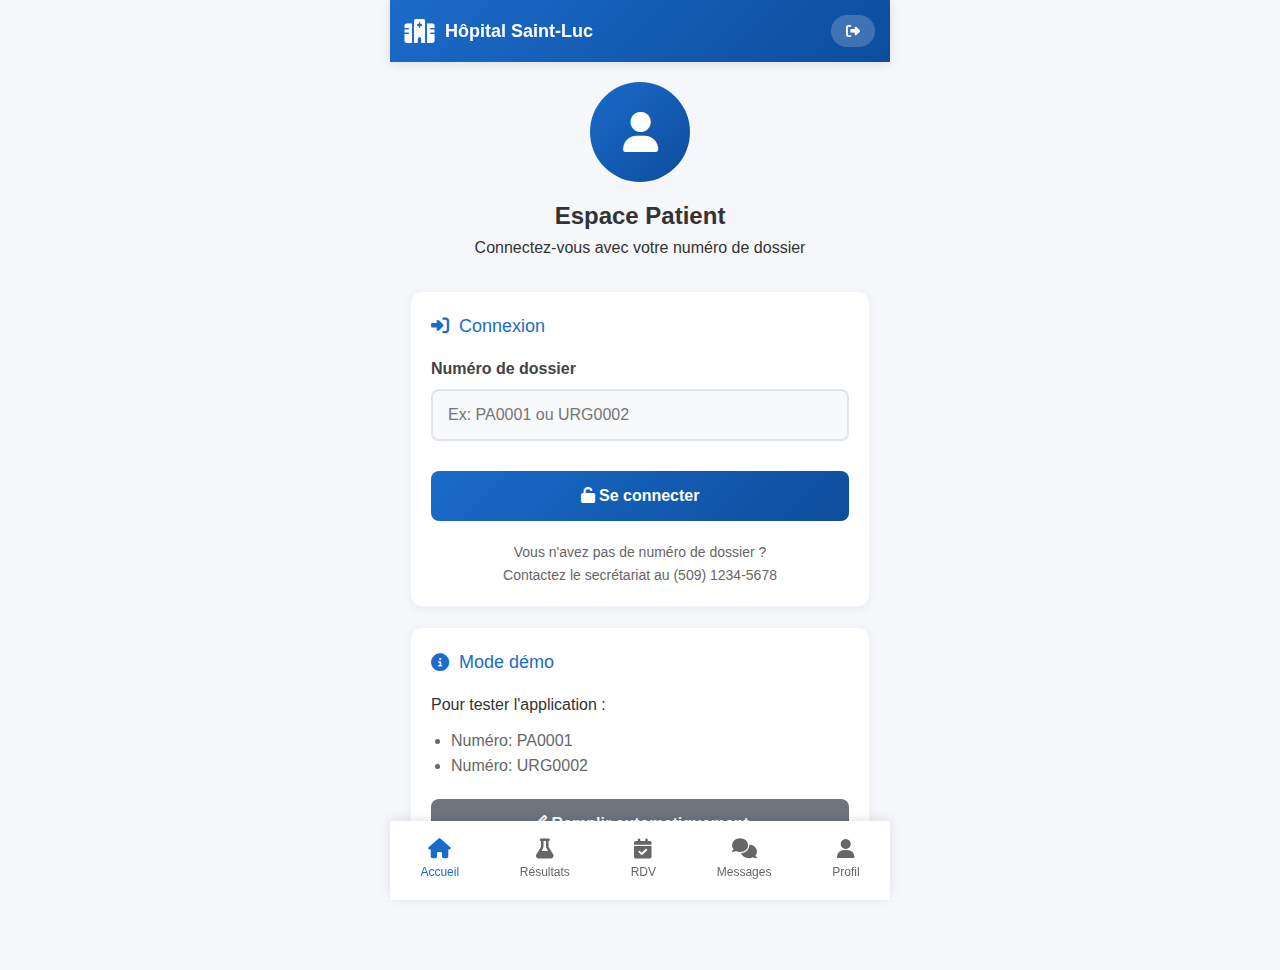
<file: phone.html>
<!DOCTYPE html>
<html lang="fr">
<head>
    <meta charset="UTF-8">
    <meta name="viewport" content="width=device-width, initial-scale=1.0, maximum-scale=1.0, user-scalable=no">
    <meta name="theme-color" content="#1a6bca">
    <meta name="apple-mobile-web-app-capable" content="yes">
    <meta name="apple-mobile-web-app-status-bar-style" content="black">
    <meta name="apple-mobile-web-app-title" content="Hôpital Saint-Luc">
    <title>Patient - Hôpital Saint-Luc</title>
    <link rel="manifest" href="manifest.json">
    <link rel="icon" type="image/x-icon" href="favicon.ico">
    <link rel="apple-touch-icon" href="icons/icon-192.png">
    <link rel="stylesheet" href="https://cdnjs.cloudflare.com/ajax/libs/font-awesome/6.4.0/css/all.min.css">
    <style>
        /* Styles PWA et mobile */
        * {
            margin: 0;
            padding: 0;
            box-sizing: border-box;
            -webkit-tap-highlight-color: transparent;
        }
        
        body {
            font-family: -apple-system, BlinkMacSystemFont, 'Segoe UI', Roboto, Oxygen, Ubuntu, sans-serif;
            background: #f5f7fa;
            color: #333;
            line-height: 1.6;
            overflow-x: hidden;
        }
        
        /* Container principal */
        .container {
            max-width: 100%;
            margin: 0 auto;
            padding: 0;
        }
        
        /* Header mobile */
        .mobile-header {
            background: linear-gradient(135deg, #1a6bca 0%, #0d4d9c 100%);
            color: white;
            padding: 15px;
            text-align: center;
            box-shadow: 0 2px 10px rgba(0,0,0,0.1);
            position: sticky;
            top: 0;
            z-index: 1000;
            display: flex;
            align-items: center;
            justify-content: space-between;
        }
        
        .header-content {
            display: flex;
            align-items: center;
            gap: 10px;
        }
        
        .hospital-icon {
            font-size: 24px;
        }
        
        .hospital-name {
            font-size: 18px;
            font-weight: 600;
        }
        
        .logout-btn {
            background: rgba(255,255,255,0.2);
            border: none;
            color: white;
            padding: 8px 15px;
            border-radius: 20px;
            font-size: 14px;
            cursor: pointer;
        }
        
        /* Navigation mobile */
        .mobile-nav {
            position: fixed;
            bottom: 0;
            left: 0;
            right: 0;
            background: white;
            display: flex;
            justify-content: space-around;
            padding: 10px 0;
            box-shadow: 0 -2px 10px rgba(0,0,0,0.1);
            z-index: 1000;
        }
        
        .nav-item {
            display: flex;
            flex-direction: column;
            align-items: center;
            color: #666;
            text-decoration: none;
            font-size: 12px;
            padding: 8px;
            transition: all 0.3s;
        }
        
        .nav-item.active {
            color: #1a6bca;
        }
        
        .nav-icon {
            font-size: 20px;
            margin-bottom: 4px;
        }
        
        /* Écrans */
        .screen {
            display: none;
            padding: 20px;
            padding-bottom: 80px;
            animation: fadeIn 0.3s ease;
        }
        
        .screen.active {
            display: block;
        }
        
        @keyframes fadeIn {
            from { opacity: 0; transform: translateY(10px); }
            to { opacity: 1; transform: translateY(0); }
        }
        
        /* Cards */
        .card {
            background: white;
            border-radius: 12px;
            padding: 20px;
            margin-bottom: 20px;
            box-shadow: 0 2px 8px rgba(0,0,0,0.05);
            border: 1px solid #eef5ff;
        }
        
        .card-title {
            color: #1a6bca;
            margin-bottom: 15px;
            font-size: 18px;
            display: flex;
            align-items: center;
            gap: 10px;
        }
        
        /* Formulaires */
        .form-group {
            margin-bottom: 20px;
        }
        
        .form-label {
            display: block;
            margin-bottom: 8px;
            font-weight: 600;
            color: #444;
        }
        
        .form-control {
            width: 100%;
            padding: 15px;
            border: 2px solid #e1e5e9;
            border-radius: 8px;
            font-size: 16px;
            transition: border-color 0.3s;
            background: #f8f9fa;
        }
        
        .form-control:focus {
            outline: none;
            border-color: #1a6bca;
            background: white;
        }
        
        /* Boutons */
        .btn {
            width: 100%;
            padding: 16px;
            background: linear-gradient(135deg, #1a6bca 0%, #0d4d9c 100%);
            color: white;
            border: none;
            border-radius: 8px;
            font-size: 16px;
            font-weight: 600;
            cursor: pointer;
            transition: all 0.3s;
            margin-top: 10px;
        }
        
        .btn:hover, .btn:active {
            transform: translateY(-2px);
            box-shadow: 0 4px 12px rgba(26, 107, 202, 0.3);
        }
        
        .btn-secondary {
            background: #6c757d;
        }
        
        .btn-success {
            background: #28a745;
        }
        
        .btn-warning {
            background: #ffc107;
            color: #333;
        }
        
        .btn-sm {
            padding: 8px 15px;
            font-size: 14px;
            width: auto;
        }
        
        /* Messages et statut */
        .message {
            padding: 15px;
            border-radius: 8px;
            margin-bottom: 15px;
            border-left: 4px solid;
        }
        
        .message.success {
            background: #d4edda;
            border-color: #28a745;
            color: #155724;
        }
        
        .message.warning {
            background: #fff3cd;
            border-color: #ffc107;
            color: #856404;
        }
        
        .message.info {
            background: #d1ecf1;
            border-color: #17a2b8;
            color: #0c5460;
        }
        
        .message.error {
            background: #f8d7da;
            border-color: #dc3545;
            color: #721c24;
        }
        
        /* Résultats d'analyse */
        .result-item {
            border: 1px solid #eef5ff;
            border-radius: 8px;
            padding: 15px;
            margin-bottom: 15px;
        }
        
        .result-header {
            display: flex;
            justify-content: space-between;
            align-items: center;
            margin-bottom: 10px;
        }
        
        .result-type {
            font-weight: 600;
            color: #1a6bca;
        }
        
        .result-date {
            color: #666;
            font-size: 14px;
        }
        
        .result-status {
            display: inline-block;
            padding: 4px 12px;
            border-radius: 20px;
            font-size: 12px;
            font-weight: 600;
        }
        
        .status-ready {
            background: #d4edda;
            color: #155724;
        }
        
        .status-pending {
            background: #fff3cd;
            color: #856404;
        }
        
        .result-content {
            margin-top: 10px;
            background: #f8f9fa;
            padding: 15px;
            border-radius: 6px;
            font-family: monospace;
        }
        
        .result-image {
            width: 100%;
            border-radius: 8px;
            margin-top: 10px;
            border: 1px solid #ddd;
        }
        
        /* Messages au secrétariat */
        .message-list {
            margin-top: 20px;
        }
        
        .message-item {
            border: 1px solid #eef5ff;
            border-radius: 8px;
            padding: 15px;
            margin-bottom: 15px;
            background: white;
        }
        
        .message-meta {
            display: flex;
            justify-content: space-between;
            font-size: 12px;
            color: #666;
            margin-bottom: 10px;
        }
        
        .message-text {
            margin: 10px 0;
        }
        
        .message-status {
            font-size: 11px;
            padding: 2px 8px;
            border-radius: 10px;
            background: #e9ecef;
            color: #666;
        }
        
        /* Profil patient */
        .profile-header {
            text-align: center;
            margin-bottom: 30px;
        }
        
        .profile-avatar {
            width: 100px;
            height: 100px;
            background: linear-gradient(135deg, #1a6bca 0%, #0d4d9c 100%);
            border-radius: 50%;
            margin: 0 auto 15px;
            display: flex;
            align-items: center;
            justify-content: center;
            color: white;
            font-size: 40px;
        }
        
        .patient-id-badge {
            background: #1a6bca;
            color: white;
            padding: 5px 15px;
            border-radius: 20px;
            font-size: 14px;
            margin: 10px auto;
            display: inline-block;
        }
        
        /* Rendez-vous */
        .appointment-card {
            border: 2px solid #eef5ff;
            border-radius: 10px;
            padding: 15px;
            margin-bottom: 15px;
            background: white;
        }
        
        .appointment-title {
            color: #1a6bca;
            margin-bottom: 10px;
            font-size: 16px;
        }
        
        .appointment-details {
            color: #666;
            margin-bottom: 10px;
        }
        
        .appointment-buttons {
            display: flex;
            gap: 10px;
            margin-top: 15px;
        }
        
        /* PWA Install Prompt */
        .install-prompt {
            position: fixed;
            bottom: 80px;
            left: 20px;
            right: 20px;
            background: white;
            border-radius: 12px;
            padding: 20px;
            box-shadow: 0 4px 20px rgba(0,0,0,0.15);
            z-index: 1001;
            display: none;
        }
        
        .install-prompt.active {
            display: block;
            animation: slideUp 0.3s ease;
        }
        
        @keyframes slideUp {
            from { transform: translateY(100%); opacity: 0; }
            to { transform: translateY(0); opacity: 1; }
        }
        
        .close-install {
            position: absolute;
            top: 10px;
            right: 10px;
            background: none;
            border: none;
            font-size: 20px;
            color: #666;
            cursor: pointer;
        }
        
        /* Modal d'impression */
        .print-modal {
            position: fixed;
            top: 0;
            left: 0;
            right: 0;
            bottom: 0;
            background: rgba(0,0,0,0.7);
            display: none;
            align-items: center;
            justify-content: center;
            z-index: 2000;
        }
        
        .print-modal.active {
            display: flex;
        }
        
        .print-content {
            background: white;
            border-radius: 12px;
            padding: 20px;
            max-width: 90%;
            max-height: 90%;
            overflow-y: auto;
        }
        
        .print-actions {
            display: flex;
            gap: 10px;
            margin-top: 20px;
        }
        
        /* Responsive */
        @media (min-width: 768px) {
            .container {
                max-width: 500px;
            }
            
            .mobile-nav {
                max-width: 500px;
                left: 50%;
                transform: translateX(-50%);
            }
        }
        
        /* Loading */
        .loading {
            text-align: center;
            padding: 40px;
            color: #666;
        }
        
        .spinner {
            border: 3px solid #f3f3f3;
            border-top: 3px solid #1a6bca;
            border-radius: 50%;
            width: 40px;
            height: 40px;
            animation: spin 1s linear infinite;
            margin: 0 auto 20px;
        }
        
        @keyframes spin {
            0% { transform: rotate(0deg); }
            100% { transform: rotate(360deg); }
        }
        
        /* Services */
        .services-grid {
            display: grid;
            grid-template-columns: repeat(2, 1fr);
            gap: 15px;
            margin-top: 20px;
        }
        
        .service-card {
            background: white;
            border-radius: 10px;
            padding: 20px;
            text-align: center;
            border: 2px solid #eef5ff;
            transition: all 0.3s;
        }
        
        .service-card:active {
            transform: scale(0.95);
            border-color: #1a6bca;
        }
        
        .service-icon {
            font-size: 30px;
            color: #1a6bca;
            margin-bottom: 10px;
        }
    </style>
</head>
<body>
    <div class="container">
        <!-- Header -->
        <header class="mobile-header">
            <div class="header-content">
                <i class="fas fa-hospital-alt hospital-icon"></i>
                <div class="hospital-name">Hôpital Saint-Luc</div>
            </div>
            <button class="logout-btn" id="logout-btn">
                <i class="fas fa-sign-out-alt"></i>
            </button>
        </header>

        <!-- Écran de connexion -->
        <section id="login-screen" class="screen active">
            <div class="profile-header">
                <div class="profile-avatar">
                    <i class="fas fa-user"></i>
                </div>
                <h2>Espace Patient</h2>
                <p>Connectez-vous avec votre numéro de dossier</p>
            </div>
            
            <div class="card">
                <div class="card-title">
                    <i class="fas fa-sign-in-alt"></i>
                    Connexion
                </div>
                
                <div class="form-group">
                    <label class="form-label">Numéro de dossier</label>
                    <input type="text" id="patient-id" class="form-control" placeholder="Ex: PA0001 ou URG0002" required>
                </div>
                
                <button class="btn" id="login-btn">
                    <i class="fas fa-unlock"></i> Se connecter
                </button>
                
                <div id="login-message" style="margin-top: 15px;"></div>
                
                <div style="margin-top: 20px; text-align: center; color: #666; font-size: 14px;">
                    <p>Vous n'avez pas de numéro de dossier ?</p>
                    <p>Contactez le secrétariat au (509) 1234-5678</p>
                </div>
            </div>
            
            <div class="card" style="margin-top: 20px;">
                <div class="card-title">
                    <i class="fas fa-info-circle"></i>
                    Mode démo
                </div>
                <p>Pour tester l'application :</p>
                <ul style="margin: 10px 0 10px 20px; color: #666;">
                    <li>Numéro: PA0001</li>
                    <li>Numéro: URG0002</li>
                </ul>
                <button class="btn btn-secondary" id="demo-btn">
                    <i class="fas fa-magic"></i> Remplir automatiquement
                </button>
            </div>
        </section>

        <!-- Écran principal -->
        <section id="main-screen" class="screen">
            <div class="profile-header">
                <div class="profile-avatar">
                    <i class="fas fa-user"></i>
                </div>
                <h2 id="patient-name">Jean Dupont</h2>
                <div class="patient-id-badge" id="patient-id-badge">PA0001</div>
                <p id="patient-info">Patient régulier</p>
            </div>
            
            <div class="services-grid">
                <div class="service-card" data-screen="results">
                    <div class="service-icon">
                        <i class="fas fa-flask"></i>
                    </div>
                    <h3>Résultats</h3>
                    <p>Vos analyses</p>
                </div>
                
                <div class="service-card" data-screen="appointments">
                    <div class="service-icon">
                        <i class="fas fa-calendar-check"></i>
                    </div>
                    <h3>Rendez-vous</h3>
                    <p>Gérer vos visites</p>
                </div>
                
                <div class="service-card" data-screen="history">
                    <div class="service-icon">
                        <i class="fas fa-history"></i>
                    </div>
                    <h3>Historique</h3>
                    <p>Tous vos résultats</p>
                </div>
                
                <div class="service-card" data-screen="messages">
                    <div class="service-icon">
                        <i class="fas fa-comments"></i>
                    </div>
                    <h3>Messages</h3>
                    <p>Contacter le secrétariat</p>
                </div>
                
                <div class="service-card" data-screen="print">
                    <div class="service-icon">
                        <i class="fas fa-print"></i>
                    </div>
                    <h3>Imprimer</h3>
                    <p>Vos documents</p>
                </div>
                
                <div class="service-card" data-screen="profile">
                    <div class="service-icon">
                        <i class="fas fa-user-cog"></i>
                    </div>
                    <h3>Profil</h3>
                    <p>Informations personnelles</p>
                </div>
            </div>
            
            <div class="card" style="margin-top: 20px;">
                <div class="card-title">
                    <i class="fas fa-bell"></i>
                    Notifications récentes
                </div>
                <div id="notifications-list"></div>
            </div>
        </section>

        <!-- Écran des résultats -->
        <section id="results-screen" class="screen">
            <div style="display: flex; align-items: center; margin-bottom: 20px;">
                <button class="back-btn" style="background: none; border: none; font-size: 20px; color: #1a6bca; margin-right: 15px;">
                    <i class="fas fa-arrow-left"></i>
                </button>
                <h2 style="color: #1a6bca;">Résultats d'analyses</h2>
            </div>
            
            <div class="card">
                <div class="card-title">
                    <i class="fas fa-search"></i>
                    Vérifier un résultat
                </div>
                
                <div class="form-group">
                    <label class="form-label">Code de l'analyse (optionnel)</label>
                    <input type="text" id="analysis-code" class="form-control" placeholder="Ex: LAB-1234">
                </div>
                
                <button class="btn" id="check-results-btn">
                    <i class="fas fa-search"></i> Vérifier les résultats
                </button>
            </div>
            
            <div id="results-container"></div>
        </section>

        <!-- Écran rendez-vous -->
        <section id="appointments-screen" class="screen">
            <div style="display: flex; align-items: center; margin-bottom: 20px;">
                <button class="back-btn" style="background: none; border: none; font-size: 20px; color: #1a6bca; margin-right: 15px;">
                    <i class="fas fa-arrow-left"></i>
                </button>
                <h2 style="color: #1a6bca;">Mes rendez-vous</h2>
            </div>
            
            <div class="card">
                <div class="card-title">
                    <i class="fas fa-calendar-alt"></i>
                    Prochain rendez-vous
                </div>
                
                <div id="next-appointment-container">
                    <!-- Rempli dynamiquement -->
                </div>
                
                <div class="appointment-buttons">
                    <button class="btn btn-warning btn-sm" id="absent-btn">
                        <i class="fas fa-user-times"></i> Déclarer absent
                    </button>
                    <button class="btn btn-secondary btn-sm" id="modify-appointment-btn">
                        <i class="fas fa-edit"></i> Demander modification
                    </button>
                </div>
            </div>
            
            <div class="card">
                <div class="card-title">
                    <i class="fas fa-history"></i>
                    Rendez-vous passés
                </div>
                
                <div id="past-appointments-container"></div>
            </div>
            
            <div class="card">
                <div class="card-title">
                    <i class="fas fa-plus-circle"></i>
                    Demander un nouveau rendez-vous
                </div>
                
                <div class="form-group">
                    <label class="form-label">Motif de la consultation</label>
                    <select id="appointment-reason" class="form-control">
                        <option value="">Choisir un motif</option>
                        <option value="consultation">Consultation générale</option>
                        <option value="followup">Suivi médical</option>
                        <option value="analysis">Prise de sang/analyse</option>
                        <option value="specialist">Spécialiste</option>
                        <option value="other">Autre</option>
                    </select>
                </div>
                
                <div class="form-group">
                    <label class="form-label">Préférence de date</label>
                    <input type="date" id="appointment-date" class="form-control">
                </div>
                
                <div class="form-group">
                    <label class="form-label">Notes supplémentaires</label>
                    <textarea id="appointment-notes" class="form-control" rows="3" placeholder="Indiquez toute information utile..."></textarea>
                </div>
                
                <button class="btn btn-success" id="request-appointment-btn">
                    <i class="fas fa-calendar-plus"></i> Demander un rendez-vous
                </button>
            </div>
        </section>

        <!-- Écran historique -->
        <section id="history-screen" class="screen">
            <div style="display: flex; align-items: center; margin-bottom: 20px;">
                <button class="back-btn" style="background: none; border: none; font-size: 20px; color: #1a6bca; margin-right: 15px;">
                    <i class="fas fa-arrow-left"></i>
                </button>
                <h2 style="color: #1a6bca;">Historique des résultats</h2>
            </div>
            
            <div id="history-container"></div>
        </section>

        <!-- Écran messages -->
        <section id="messages-screen" class="screen">
            <div style="display: flex; align-items: center; margin-bottom: 20px;">
                <button class="back-btn" style="background: none; border: none; font-size: 20px; color: #1a6bca; margin-right: 15px;">
                    <i class="fas fa-arrow-left"></i>
                </button>
                <h2 style="color: #1a6bca;">Contact secrétariat</h2>
            </div>
            
            <div class="card">
                <div class="card-title">
                    <i class="fas fa-envelope"></i>
                    Envoyer un message
                </div>
                
                <div class="form-group">
                    <label class="form-label">Sujet</label>
                    <select id="message-subject" class="form-control">
                        <option value="">Choisir un sujet</option>
                        <option value="rendez-vous">Demande de rendez-vous</option>
                        <option value="resultats">Question sur les résultats</option>
                        <option value="ordonnance">Demande d'ordonnance</option>
                        <option value="modification-rdv">Modification de rendez-vous</option>
                        <option value="urgence">Situation d'urgence</option>
                        <option value="autre">Autre demande</option>
                    </select>
                </div>
                
                <div class="form-group">
                    <label class="form-label">Votre message</label>
                    <textarea id="message-content" class="form-control" rows="4" placeholder="Décrivez votre demande..."></textarea>
                </div>
                
                <button class="btn btn-success" id="send-message-btn">
                    <i class="fas fa-paper-plane"></i> Envoyer le message
                </button>
            </div>
            
            <div class="message-list" id="messages-list">
                <h3 style="margin: 20px 0 15px 0; color: #555;">Messages précédents</h3>
            </div>
        </section>

        <!-- Écran impression -->
        <section id="print-screen" class="screen">
            <div style="display: flex; align-items: center; margin-bottom: 20px;">
                <button class="back-btn" style="background: none; border: none; font-size: 20px; color: #1a6bca; margin-right: 15px;">
                    <i class="fas fa-arrow-left"></i>
                </button>
                <h2 style="color: #1a6bca;">Imprimer des documents</h2>
            </div>
            
            <div class="card">
                <div class="card-title">
                    <i class="fas fa-print"></i>
                    Impression de résultats
                </div>
                
                <p>Sélectionnez les documents à imprimer :</p>
                
                <div id="printable-documents"></div>
                
                <button class="btn" id="print-selected-btn">
                    <i class="fas fa-print"></i> Imprimer la sélection
                </button>
            </div>
        </section>

        <!-- Écran profil -->
        <section id="profile-screen" class="screen">
            <div style="display: flex; align-items: center; margin-bottom: 20px;">
                <button class="back-btn" style="background: none; border: none; font-size: 20px; color: #1a6bca; margin-right: 15px;">
                    <i class="fas fa-arrow-left"></i>
                </button>
                <h2 style="color: #1a6bca;">Mon profil</h2>
            </div>
            
            <div class="card">
                <div class="card-title">
                    <i class="fas fa-user"></i>
                    Informations personnelles
                </div>
                
                <div class="form-group">
                    <label class="form-label">Nom complet</label>
                    <input type="text" id="profile-name" class="form-control" readonly>
                </div>
                
                <div class="form-group">
                    <label class="form-label">Numéro de dossier</label>
                    <input type="text" id="profile-id" class="form-control" readonly>
                </div>
                
                <div class="form-group">
                    <label class="form-label">Date de naissance</label>
                    <input type="text" id="profile-dob" class="form-control" readonly>
                </div>
                
                <div class="form-group">
                    <label class="form-label">Téléphone</label>
                    <input type="text" id="profile-phone" class="form-control" readonly>
                </div>
                
                <div class="form-group">
                    <label class="form-label">Type de patient</label>
                    <input type="text" id="profile-type" class="form-control" readonly>
                </div>
            </div>
            
            <div class="card" style="margin-top: 20px;">
                <div class="card-title">
                    <i class="fas fa-cog"></i>
                    Paramètres
                </div>
                
                <div style="padding: 10px 0;">
                    <button class="btn btn-secondary" id="change-password-btn" style="margin-bottom: 10px;">
                        <i class="fas fa-key"></i> Changer le mot de passe
                    </button>
                    
                    <button class="btn" id="install-app-btn" style="margin-bottom: 10px;">
                        <i class="fas fa-download"></i> Installer l'application
                    </button>
                    
                    <button class="btn btn-secondary" id="clear-cache-btn">
                        <i class="fas fa-trash"></i> Effacer le cache
                    </button>
                </div>
            </div>
        </section>

        <!-- Navigation mobile -->
        <nav class="mobile-nav">
            <a href="#" class="nav-item active" data-screen="main">
                <i class="fas fa-home nav-icon"></i>
                Accueil
            </a>
            <a href="#" class="nav-item" data-screen="results">
                <i class="fas fa-flask nav-icon"></i>
                Résultats
            </a>
            <a href="#" class="nav-item" data-screen="appointments">
                <i class="fas fa-calendar-check nav-icon"></i>
                RDV
            </a>
            <a href="#" class="nav-item" data-screen="messages">
                <i class="fas fa-comments nav-icon"></i>
                Messages
            </a>
            <a href="#" class="nav-item" data-screen="profile">
                <i class="fas fa-user nav-icon"></i>
                Profil
            </a>
        </nav>
    </div>

    <!-- Modal d'impression -->
    <div class="print-modal" id="print-modal">
        <div class="print-content">
            <h3 style="color: #1a6bca; margin-bottom: 15px;">Impression</h3>
            <div id="print-preview"></div>
            <div class="print-actions">
                <button class="btn btn-sm" onclick="window.print()">
                    <i class="fas fa-print"></i> Imprimer
                </button>
                <button class="btn btn-secondary btn-sm" id="close-print-modal">
                    <i class="fas fa-times"></i> Fermer
                </button>
            </div>
        </div>
    </div>

    <!-- Prompt d'installation PWA -->
    <div class="install-prompt" id="install-prompt">
        <button class="close-install" id="close-install">
            <i class="fas fa-times"></i>
        </button>
        <h3 style="margin-bottom: 10px; color: #1a6bca;">Installer l'application</h3>
        <p style="margin-bottom: 15px;">Installez l'application sur votre téléphone pour un accès rapide.</p>
        <div style="text-align: center; margin: 15px 0;">
            <i class="fas fa-hospital" style="font-size: 48px; color: #1a6bca;"></i>
        </div>
        <button class="btn" id="install-app-confirm">
            <i class="fas fa-download"></i> Installer maintenant
        </button>
    </div>

    <!-- Service Worker et PWA -->
    <script>
        // Données de démo
        const demoData = {
            patients: {
                'PA0001': {
                    name: 'Jean Dupont',
                    dob: '1980-01-01',
                    phone: '1234-5678',
                    type: 'Patient régulier'
                },
                'URG0002': {
                    name: 'Marie Curie',
                    dob: '1990-05-05',
                    phone: '8765-4321',
                    type: 'Urgence'
                }
            },
            
            appointments: {
                'PA0001': [
                    {
                        id: 'RDV-2024-001',
                        date: '2024-02-15',
                        time: '14:30',
                        doctor: 'Dr. Martin',
                        department: 'Médecine générale',
                        reason: 'Consultation de suivi',
                        status: 'confirmé'
                    },
                    {
                        id: 'RDV-2024-002',
                        date: '2024-01-20',
                        time: '10:00',
                        doctor: 'Dr. Lambert',
                        department: 'Cardiologie',
                        reason: 'Consultation spécialiste',
                        status: 'terminé'
                    }
                ],
                'URG0002': [
                    {
                        id: 'RDV-2024-003',
                        date: '2024-02-10',
                        time: '09:15',
                        doctor: 'Dr. Rousseau',
                        department: 'Urgence',
                        reason: 'Suivi post-urgence',
                        status: 'confirmé'
                    }
                ]
            },
            
            analyses: {
                'PA0001': [
                    {
                        id: 'LAB-2024-001',
                        type: 'Hémogramme complet',
                        date: '2024-01-15',
                        status: 'ready',
                        hasImage: true,
                        imageUrl: 'https://via.placeholder.com/400x300/1a6bca/ffffff?text=R%C3%A9sultat+Analyse',
                        results: `Hémoglobine: 14.2 g/dL (Normal: 13.5-17.5)
Hématocrite: 42% (Normal: 40-52%)
Leucocytes: 7.2 x10³/μL (Normal: 4.0-11.0)
Plaquettes: 250 x10³/μL (Normal: 150-450)
Lymphocytes: 25% (Normal: 20-40%)
Conclusion: Résultats dans les limites de la normale.`
                    },
                    {
                        id: 'LAB-2024-002',
                        type: 'Glycémie à jeun',
                        date: '2024-01-15',
                        status: 'ready',
                        hasImage: false,
                        results: `Glycémie: 95 mg/dL (Normal: 70-100 mg/dL)
Conclusion: Valeur normale.`
                    },
                    {
                        id: 'LAB-2024-003',
                        type: 'Test COVID-19',
                        date: '2024-01-20',
                        status: 'pending',
                        hasImage: false,
                        results: 'Analyse en cours de traitement. Résultats disponibles dans 24-48 heures.'
                    }
                ],
                'URG0002': [
                    {
                        id: 'LAB-2024-004',
                        type: 'Radiographie thoracique',
                        date: '2024-01-18',
                        status: 'ready',
                        hasImage: true,
                        imageUrl: 'https://via.placeholder.com/400x300/0d4d9c/ffffff?text=Radiographie+Thoracique',
                        results: `Poumons: Clair sans foyer infectieux visible.
Cœur: Silhouette cardiaque normale.
Conclusion: Radiographie normale.`
                    }
                ]
            },
            
            messages: {
                'PA0001': [
                    {
                        id: 1,
                        subject: 'rendez-vous',
                        content: 'Je souhaite prendre un rendez-vous pour un suivi.',
                        date: '2024-01-16 10:30',
                        status: 'répondu',
                        response: 'Votre rendez-vous est fixé au 25/01/2024 à 14h00.'
                    },
                    {
                        id: 2,
                        subject: 'ordonnance',
                        content: 'Puis-je avoir une copie de mon ordonnance ?',
                        date: '2024-01-17 15:45',
                        status: 'en attente'
                    }
                ]
            }
        };

        // État de l'application
        const appState = {
            currentPatient: null,
            currentScreen: 'login',
            deferredPrompt: null
        };

        // Initialisation
        document.addEventListener('DOMContentLoaded', function() {
            initApp();
            setupEventListeners();
            checkLocalStorage();
            
            // Service Worker pour PWA
            if ('serviceWorker' in navigator) {
                navigator.serviceWorker.register('service-worker.js')
                    .then(reg => console.log('Service Worker enregistré'))
                    .catch(err => console.log('Échec Service Worker:', err));
            }
            
            // Gestion de l'installation PWA
            window.addEventListener('beforeinstallprompt', (e) => {
                e.preventDefault();
                appState.deferredPrompt = e;
                setTimeout(() => {
                    if (!localStorage.getItem('appInstalled')) {
                        document.getElementById('install-prompt').classList.add('active');
                    }
                }, 5000);
            });
            
            window.addEventListener('appinstalled', () => {
                localStorage.setItem('appInstalled', 'true');
                document.getElementById('install-prompt').classList.remove('active');
                showMessage('Application installée avec succès !', 'success');
            });
        });

        function initApp() {
            // Navigation
            document.querySelectorAll('.nav-item').forEach(item => {
                item.addEventListener('click', function(e) {
                    e.preventDefault();
                    const screen = this.dataset.screen;
                    if (screen === 'main' && !appState.currentPatient) {
                        showMessage('Veuillez vous connecter d\'abord', 'error');
                        return;
                    }
                    showScreen(screen);
                    
                    // Mettre à jour la navigation active
                    document.querySelectorAll('.nav-item').forEach(nav => {
                        nav.classList.remove('active');
                    });
                    this.classList.add('active');
                });
            });
            
            // Boutons retour
            document.querySelectorAll('.back-btn').forEach(btn => {
                btn.addEventListener('click', function() {
                    showScreen('main');
                    document.querySelector('.nav-item[data-screen="main"]').classList.add('active');
                    document.querySelectorAll('.nav-item').forEach(nav => {
                        if (nav.dataset.screen !== 'main') nav.classList.remove('active');
                    });
                });
            });
            
            // Service cards
            document.querySelectorAll('.service-card').forEach(card => {
                card.addEventListener('click', function() {
                    const screen = this.dataset.screen;
                    showScreen(screen);
                    
                    // Mettre à jour la navigation
                    document.querySelectorAll('.nav-item').forEach(nav => {
                        nav.classList.remove('active');
                        if (nav.dataset.screen === screen) {
                            nav.classList.add('active');
                        }
                    });
                });
            });
        }

        function setupEventListeners() {
            // Connexion
            document.getElementById('login-btn').addEventListener('click', login);
            document.getElementById('demo-btn').addEventListener('click', function() {
                document.getElementById('patient-id').value = 'PA0001';
            });
            
            // Déconnexion
            document.getElementById('logout-btn').addEventListener('click', logout);
            
            // Vérification des résultats
            document.getElementById('check-results-btn').addEventListener('click', checkResults);
            
            // Rendez-vous
            document.getElementById('absent-btn').addEventListener('click', declareAbsent);
            document.getElementById('modify-appointment-btn').addEventListener('click', modifyAppointment);
            document.getElementById('request-appointment-btn').addEventListener('click', requestAppointment);
            
            // Envoi de message
            document.getElementById('send-message-btn').addEventListener('click', sendMessage);
            
            // Impression
            document.getElementById('print-selected-btn').addEventListener('click', printSelectedDocuments);
            document.getElementById('close-print-modal').addEventListener('click', function() {
                document.getElementById('print-modal').classList.remove('active');
            });
            
            // Installation PWA
            document.getElementById('install-app-btn').addEventListener('click', showInstallPrompt);
            document.getElementById('install-app-confirm').addEventListener('click', installApp);
            document.getElementById('close-install').addEventListener('click', function() {
                document.getElementById('install-prompt').classList.remove('active');
            });
            
            // Autres boutons
            document.getElementById('change-password-btn').addEventListener('click', changePassword);
            document.getElementById('clear-cache-btn').addEventListener('click', clearCache);
        }

        function checkLocalStorage() {
            const savedPatient = localStorage.getItem('currentPatient');
            if (savedPatient) {
                try {
                    appState.currentPatient = JSON.parse(savedPatient);
                    showScreen('main');
                    updatePatientInfo();
                    loadNotifications();
                } catch (e) {
                    localStorage.removeItem('currentPatient');
                }
            }
        }

        function login() {
            const patientId = document.getElementById('patient-id').value.trim().toUpperCase();
            
            if (!patientId) {
                showMessage('Veuillez entrer votre numéro de dossier', 'error', 'login-message');
                return;
            }
            
            // Simulation de chargement
            showLoading('login-message', 'Vérification en cours...');
            
            setTimeout(() => {
                const patient = demoData.patients[patientId];
                
                if (patient) {
                    appState.currentPatient = {
                        id: patientId,
                        ...patient
                    };
                    
                    // Sauvegarder en localStorage
                    localStorage.setItem('currentPatient', JSON.stringify(appState.currentPatient));
                    
                    // Mettre à jour l'interface
                    updatePatientInfo();
                    showScreen('main');
                    loadNotifications();
                    
                    showMessage(`Bienvenue ${patient.name} !`, 'success', 'login-message');
                } else {
                    showMessage('Numéro de dossier incorrect. Veuillez vérifier votre identifiant.', 'error', 'login-message');
                }
            }, 1000);
        }

        function logout() {
            if (confirm('Voulez-vous vraiment vous déconnecter ?')) {
                appState.currentPatient = null;
                localStorage.removeItem('currentPatient');
                showScreen('login');
                document.getElementById('login-message').innerHTML = '';
                document.getElementById('patient-id').value = '';
            }
        }

        function showScreen(screenName) {
            // Cacher tous les écrans
            document.querySelectorAll('.screen').forEach(screen => {
                screen.classList.remove('active');
            });
            
            // Afficher l'écran demandé
            document.getElementById(screenName + '-screen').classList.add('active');
            appState.currentScreen = screenName;
            
            // Charger les données si nécessaire
            switch(screenName) {
                case 'main':
                    loadNotifications();
                    break;
                case 'results':
                    document.getElementById('analysis-code').value = '';
                    document.getElementById('results-container').innerHTML = '';
                    break;
                case 'appointments':
                    loadAppointments();
                    break;
                case 'history':
                    loadHistory();
                    break;
                case 'messages':
                    loadMessages();
                    break;
                case 'print':
                    loadPrintableDocuments();
                    break;
                case 'profile':
                    updateProfile();
                    break;
            }
        }

        function updatePatientInfo() {
            if (!appState.currentPatient) return;
            
            const patient = appState.currentPatient;
            document.getElementById('patient-name').textContent = patient.name;
            document.getElementById('patient-id-badge').textContent = patient.id;
            document.getElementById('patient-info').textContent = patient.type;
        }

        function updateProfile() {
            if (!appState.currentPatient) return;
            
            const patient = appState.currentPatient;
            document.getElementById('profile-name').value = patient.name;
            document.getElementById('profile-id').value = patient.id;
            document.getElementById('profile-dob').value = formatDate(patient.dob);
            document.getElementById('profile-phone').value = patient.phone;
            document.getElementById('profile-type').value = patient.type;
        }

        function checkResults() {
            const patientId = appState.currentPatient.id;
            const analysisCode = document.getElementById('analysis-code').value.trim();
            const analyses = demoData.analyses[patientId] || [];
            
            let html = '<div class="card-title"><i class="fas fa-chart-line"></i> Résultats disponibles</div>';
            
            if (analyses.length === 0) {
                html += '<div class="message info">Aucune analyse trouvée pour votre dossier.</div>';
            } else {
                let filteredAnalyses = analyses;
                if (analysisCode) {
                    filteredAnalyses = analyses.filter(a => 
                        a.id.toLowerCase().includes(analysisCode.toLowerCase())
                    );
                }
                
                if (filteredAnalyses.length === 0) {
                    html += `<div class="message warning">Aucune analyse ne correspond au code "${analysisCode}".</div>`;
                } else {
                    filteredAnalyses.forEach(analysis => {
                        html += `
                            <div class="result-item">
                                <div class="result-header">
                                    <div>
                                        <div class="result-type">${analysis.type}</div>
                                        <div class="result-date">${formatDate(analysis.date)}</div>
                                    </div>
                                    <div>
                                        <span class="result-status ${analysis.status === 'ready' ? 'status-ready' : 'status-pending'}">
                                            ${analysis.status === 'ready' ? 'Disponible' : 'En attente'}
                                        </span>
                                    </div>
                                </div>
                                <div class="result-content">
                                    ${analysis.results.replace(/\n/g, '<br>')}
                                </div>
                                ${analysis.hasImage ? 
                                    `<div style="margin-top: 15px;">
                                        <img src="${analysis.imageUrl}" alt="Résultat d'analyse" class="result-image">
                                        <div style="text-align: center; margin-top: 10px;">
                                            <button class="btn btn-sm" onclick="printImage('${analysis.id}')">
                                                <i class="fas fa-print"></i> Imprimer cette image
                                            </button>
                                        </div>
                                    </div>` : ''
                                }
                                <div style="margin-top: 10px; font-size: 12px; color: #666;">
                                    Code: ${analysis.id}
                                </div>
                                <div style="margin-top: 10px;">
                                    <button class="btn btn-sm" onclick="printAnalysis('${analysis.id}')">
                                        <i class="fas fa-print"></i> Imprimer ce résultat
                                    </button>
                                </div>
                            </div>
                        `;
                    });
                }
            }
            
            document.getElementById('results-container').innerHTML = html;
        }

        function loadAppointments() {
            const patientId = appState.currentPatient.id;
            const appointments = demoData.appointments[patientId] || [];
            
            // Prochain rendez-vous
            const upcoming = appointments.filter(a => a.status === 'confirmé');
            let nextHtml = '';
            
            if (upcoming.length === 0) {
                nextHtml = '<div class="message info">Aucun rendez-vous à venir.</div>';
            } else {
                upcoming.forEach(appointment => {
                    nextHtml += `
                        <div class="appointment-card">
                            <div class="appointment-title">${appointment.department}</div>
                            <div class="appointment-details">
                                <strong>Date:</strong> ${formatDate(appointment.date)} à ${appointment.time}<br>
                                <strong>Docteur:</strong> ${appointment.doctor}<br>
                                <strong>Motif:</strong> ${appointment.reason}<br>
                                <strong>Statut:</strong> <span style="color: #28a745;">${appointment.status}</span>
                            </div>
                        </div>
                    `;
                });
            }
            
            document.getElementById('next-appointment-container').innerHTML = nextHtml;
            
            // Rendez-vous passés
            const past = appointments.filter(a => a.status === 'terminé');
            let pastHtml = '';
            
            if (past.length === 0) {
                pastHtml = '<div class="message info">Aucun rendez-vous passé.</div>';
            } else {
                past.forEach(appointment => {
                    pastHtml += `
                        <div class="appointment-card">
                            <div class="appointment-details">
                                <strong>Date:</strong> ${formatDate(appointment.date)} à ${appointment.time}<br>
                                <strong>Docteur:</strong> ${appointment.doctor}<br>
                                <strong>Service:</strong> ${appointment.department}
                            </div>
                        </div>
                    `;
                });
            }
            
            document.getElementById('past-appointments-container').innerHTML = pastHtml;
        }

        function declareAbsent() {
            if (confirm('Confirmez-vous votre absence au prochain rendez-vous ?')) {
                showMessage('Absence déclarée. Le secrétariat vous contactera pour reprogrammer.', 'warning');
                
                // Envoyer un message automatique au secrétariat
                const patientId = appState.currentPatient.id;
                if (!demoData.messages[patientId]) {
                    demoData.messages[patientId] = [];
                }
                
                demoData.messages[patientId].push({
                    id: Date.now(),
                    subject: 'modification-rdv',
                    content: 'Je déclare mon absence au prochain rendez-vous. Merci de me recontacter pour une nouvelle date.',
                    date: new Date().toISOString().replace('T', ' ').substring(0, 16),
                    status: 'en attente'
                });
                
                loadNotifications();
            }
        }

        function modifyAppointment() {
            const newDate = prompt('Entrez la date souhaitée pour votre rendez-vous (format: JJ/MM/AAAA) :');
            const newTime = prompt('Entrez l\'heure souhaitée (format: HH:MM) :');
            
            if (newDate && newTime) {
                showMessage('Demande de modification envoyée. Le secrétariat vous confirmera la nouvelle date.', 'success');
                
                // Envoyer un message automatique au secrétariat
                const patientId = appState.currentPatient.id;
                if (!demoData.messages[patientId]) {
                    demoData.messages[patientId] = [];
                }
                
                demoData.messages[patientId].push({
                    id: Date.now(),
                    subject: 'modification-rdv',
                    content: `Je souhaite modifier mon rendez-vous. Date souhaitée: ${newDate} à ${newTime}.`,
                    date: new Date().toISOString().replace('T', ' ').substring(0, 16),
                    status: 'en attente'
                });
            }
        }

        function requestAppointment() {
            const reason = document.getElementById('appointment-reason').value;
            const date = document.getElementById('appointment-date').value;
            const notes = document.getElementById('appointment-notes').value.trim();
            
            if (!reason) {
                showMessage('Veuillez sélectionner un motif de consultation', 'error');
                return;
            }
            
            // Simulation de demande
            const reasonMap = {
                'consultation': 'Consultation générale',
                'followup': 'Suivi médical',
                'analysis': 'Prise de sang/analyse',
                'specialist': 'Spécialiste',
                'other': 'Autre'
            };
            
            showMessage('Demande de rendez-vous envoyée. Le secrétariat vous contactera pour confirmation.', 'success');
            
            // Envoyer un message automatique au secrétariat
            const patientId = appState.currentPatient.id;
            if (!demoData.messages[patientId]) {
                demoData.messages[patientId] = [];
            }
            
            demoData.messages[patientId].push({
                id: Date.now(),
                subject: 'rendez-vous',
                content: `Demande de rendez-vous pour: ${reasonMap[reason]}.
Date préférée: ${date || 'Non spécifiée'}
Notes: ${notes || 'Aucune'}`,
                date: new Date().toISOString().replace('T', ' ').substring(0, 16),
                status: 'en attente'
            });
            
            // Réinitialiser le formulaire
            document.getElementById('appointment-reason').value = '';
            document.getElementById('appointment-date').value = '';
            document.getElementById('appointment-notes').value = '';
            
            loadNotifications();
        }

        function loadHistory() {
            const patientId = appState.currentPatient.id;
            const analyses = demoData.analyses[patientId] || [];
            
            let html = '';
            
            if (analyses.length === 0) {
                html = '<div class="message info">Aucun historique disponible.</div>';
            } else {
                // Grouper par date
                const groupedByDate = {};
                analyses.forEach(analysis => {
                    if (!groupedByDate[analysis.date]) {
                        groupedByDate[analysis.date] = [];
                    }
                    groupedByDate[analysis.date].push(analysis);
                });
                
                // Afficher par date
                Object.keys(groupedByDate).sort().reverse().forEach(date => {
                    html += `
                        <div class="card" style="margin-bottom: 20px;">
                            <div class="card-title">
                                <i class="fas fa-calendar-day"></i>
                                ${formatDate(date)}
                            </div>
                    `;
                    
                    groupedByDate[date].forEach(analysis => {
                        html += `
                            <div class="result-item" style="margin-bottom: 10px;">
                                <div class="result-header">
                                    <div class="result-type">${analysis.type}</div>
                                    <span class="result-status ${analysis.status === 'ready' ? 'status-ready' : 'status-pending'}">
                                        ${analysis.status === 'ready' ? 'Terminé' : 'En cours'}
                                    </span>
                                </div>
                                <div style="margin-top: 10px; font-size: 12px; color: #666;">
                                    Code: ${analysis.id}
                                </div>
                                ${analysis.status === 'ready' ? 
                                    `<div style="margin-top: 10px;">
                                        <button class="btn btn-secondary btn-sm" onclick="viewAnalysis('${analysis.id}')">
                                            <i class="fas fa-eye"></i> Voir le résultat
                                        </button>
                                        <button class="btn btn-secondary btn-sm" onclick="printAnalysis('${analysis.id}')">
                                            <i class="fas fa-print"></i> Imprimer
                                        </button>
                                    </div>` : ''
                                }
                            </div>
                        `;
                    });
                    
                    html += '</div>';
                });
            }
            
            document.getElementById('history-container').innerHTML = html;
        }

        function viewAnalysis(analysisId) {
            const patientId = appState.currentPatient.id;
            const analyses = demoData.analyses[patientId] || [];
            const analysis = analyses.find(a => a.id === analysisId);
            
            if (analysis) {
                let html = `
                    <div class="card">
                        <div class="card-title">
                            <i class="fas fa-file-medical"></i>
                            ${analysis.type}
                        </div>
                        <div style="margin-bottom: 15px;">
                            <strong>Date:</strong> ${formatDate(analysis.date)}<br>
                            <strong>Code:</strong> ${analysis.id}
                        </div>
                        <div class="result-content">
                            ${analysis.results.replace(/\n/g, '<br>')}
                        </div>
                        ${analysis.hasImage ? 
                            `<div style="margin-top: 15px;">
                                <img src="${analysis.imageUrl}" alt="Résultat d'analyse" class="result-image">
                            </div>` : ''
                        }
                        <div style="margin-top: 20px; text-align: center;">
                            <button class="btn btn-secondary" onclick="printAnalysis('${analysisId}')">
                                <i class="fas fa-print"></i> Imprimer
                            </button>
                        </div>
                    </div>
                `;
                
                document.getElementById('history-container').innerHTML = html;
            }
        }

        function loadMessages() {
            const patientId = appState.currentPatient.id;
            const messages = demoData.messages[patientId] || [];
            
            let html = '';
            
            if (messages.length === 0) {
                html = '<div class="message info">Aucun message envoyé.</div>';
            } else {
                messages.sort((a, b) => new Date(b.date) - new Date(a.date)).forEach(msg => {
                    const subjectMap = {
                        'rendez-vous': 'Demande de rendez-vous',
                        'resultats': 'Question sur les résultats',
                        'ordonnance': 'Demande d\'ordonnance',
                        'modification-rdv': 'Modification de rendez-vous',
                        'urgence': 'Situation d\'urgence',
                        'autre': 'Autre demande'
                    };
                    
                    html += `
                        <div class="message-item">
                            <div class="message-meta">
                                <span>${formatDateTime(msg.date)}</span>
                                <span class="message-status">${msg.status}</span>
                            </div>
                            <div>
                                <strong>${subjectMap[msg.subject] || msg.subject}</strong>
                            </div>
                            <div class="message-text">
                                ${msg.content}
                            </div>
                            ${msg.response ? `
                                <div style="margin-top: 15px; padding: 10px; background: #f8f9fa; border-radius: 5px; border-left: 3px solid #1a6bca;">
                                    <strong>Réponse du secrétariat:</strong><br>
                                    ${msg.response}
                                </div>
                            ` : ''}
                        </div>
                    `;
                });
            }
            
            document.getElementById('messages-list').innerHTML = html;
        }

        function sendMessage() {
            const subject = document.getElementById('message-subject').value;
            const content = document.getElementById('message-content').value.trim();
            
            if (!subject || !content) {
                showMessage('Veuillez remplir tous les champs', 'error');
                return;
            }
            
            // Simulation d'envoi
            const message = {
                id: Date.now(),
                subject: subject,
                content: content,
                date: new Date().toISOString().replace('T', ' ').substring(0, 16),
                status: 'en attente'
            };
            
            // Ajouter aux messages de démo
            const patientId = appState.currentPatient.id;
            if (!demoData.messages[patientId]) {
                demoData.messages[patientId] = [];
            }
            demoData.messages[patientId].push(message);
            
            // Réinitialiser le formulaire
            document.getElementById('message-subject').value = '';
            document.getElementById('message-content').value = '';
            
            // Recharger les messages
            loadMessages();
            
            showMessage('Message envoyé avec succès. Vous recevrez une réponse dans les 24 heures.', 'success');
            
            // Ajouter une notification
            addNotification('Message envoyé au secrétariat', 'Votre demande a été transmise.');
        }

        function loadPrintableDocuments() {
            const patientId = appState.currentPatient.id;
            const analyses = demoData.analyses[patientId] || [];
            const readyAnalyses = analyses.filter(a => a.status === 'ready');
            
            let html = '';
            
            if (readyAnalyses.length === 0) {
                html = '<div class="message info">Aucun document disponible pour impression.</div>';
            } else {
                readyAnalyses.forEach(analysis => {
                    html += `
                        <div style="margin-bottom: 15px; padding: 15px; border: 1px solid #eef5ff; border-radius: 8px;">
                            <div style="display: flex; align-items: center; justify-content: space-between;">
                                <div>
                                    <strong>${analysis.type}</strong><br>
                                    <small>${formatDate(analysis.date)} - Code: ${analysis.id}</small>
                                </div>
                                <div>
                                    <input type="checkbox" id="print-${analysis.id}" class="print-checkbox" checked>
                                </div>
                            </div>
                        </div>
                    `;
                });
                
                html += `
                    <div style="margin-top: 20px; padding: 15px; border: 1px solid #eef5ff; border-radius: 8px; background: #f8f9fa;">
                        <strong>Options d'impression :</strong>
                        <div style="margin-top: 10px;">
                            <label style="display: block; margin-bottom: 8px;">
                                <input type="checkbox" id="print-header" checked> Inclure l'en-tête de l'hôpital
                            </label>
                            <label style="display: block; margin-bottom: 8px;">
                                <input type="checkbox" id="print-patient-info" checked> Inclure les informations patient
                            </label>
                            <label style="display: block;">
                                <input type="checkbox" id="print-date" checked> Inclure la date d'impression
                            </label>
                        </div>
                    </div>
                `;
            }
            
            document.getElementById('printable-documents').innerHTML = html;
        }

        function printSelectedDocuments() {
            const patientId = appState.currentPatient.id;
            const analyses = demoData.analyses[patientId] || [];
            const readyAnalyses = analyses.filter(a => a.status === 'ready');
            
            let printHtml = `
                <div style="font-family: Arial, sans-serif; padding: 20px;">
                    <div style="text-align: center; border-bottom: 2px solid #1a6bca; padding-bottom: 15px; margin-bottom: 20px;">
                        <h1 style="color: #1a6bca; margin-bottom: 5px;">Hôpital Saint-Luc</h1>
                        <p style="color: #666;">Service des résultats médicaux</p>
                    </div>
                    
                    <div style="margin-bottom: 20px; padding: 15px; background: #f8f9fa; border-radius: 5px;">
                        <h3>Informations patient</h3>
                        <p><strong>Nom:</strong> ${appState.currentPatient.name}</p>
                        <p><strong>Numéro de dossier:</strong> ${appState.currentPatient.id}</p>
                        <p><strong>Date de naissance:</strong> ${formatDate(appState.currentPatient.dob)}</p>
                        <p><strong>Date d'impression:</strong> ${new Date().toLocaleDateString('fr-FR')}</p>
                    </div>
            `;
            
            readyAnalyses.forEach(analysis => {
                const checkbox = document.getElementById(`print-${analysis.id}`);
                if (checkbox && checkbox.checked) {
                    printHtml += `
                        <div style="page-break-inside: avoid; margin-bottom: 30px; border: 1px solid #ddd; padding: 20px; border-radius: 5px;">
                            <h2 style="color: #1a6bca; border-bottom: 1px solid #eee; padding-bottom: 10px;">${analysis.type}</h2>
                            <p><strong>Date de l'analyse:</strong> ${formatDate(analysis.date)}</p>
                            <p><strong>Code de l'analyse:</strong> ${analysis.id}</p>
                            
                            <div style="margin-top: 15px; padding: 15px; background: #f8f9fa; border-radius: 5px;">
                                <h4>Résultats :</h4>
                                <pre style="white-space: pre-wrap; font-family: monospace;">${analysis.results}</pre>
                            </div>
                    `;
                    
                    if (analysis.hasImage) {
                        printHtml += `
                            <div style="margin-top: 15px; text-align: center;">
                                <h4>Image médicale :</h4>
                                <div style="border: 1px solid #ddd; padding: 10px; display: inline-block; margin-top: 10px;">
                                    [Image médicale - Référence: ${analysis.id}]
                                </div>
                                <p style="font-size: 12px; color: #666; margin-top: 5px;">L'image originale est disponible dans votre dossier médical électronique.</p>
                            </div>
                        `;
                    }
                    
                    printHtml += `
                            <div style="margin-top: 20px; padding-top: 15px; border-top: 1px dashed #ddd; font-size: 12px; color: #666;">
                                <p>Document imprimé le ${new Date().toLocaleString('fr-FR')}</p>
                                <p>Hôpital Saint-Luc - Tous droits réservés</p>
                            </div>
                        </div>
                    `;
                }
            });
            
            printHtml += `
                    <div style="margin-top: 30px; padding-top: 20px; border-top: 2px solid #1a6bca; text-align: center; color: #666; font-size: 12px;">
                        <p>Ce document a une valeur médicale. Conservez-le avec vos autres documents de santé.</p>
                        <p>Hôpital Saint-Luc - 123 Avenue de la Santé, 75000 Paris - Tél: 01 23 45 67 89</p>
                    </div>
                </div>
            `;
            
            document.getElementById('print-preview').innerHTML = printHtml;
            document.getElementById('print-modal').classList.add('active');
        }

        function printAnalysis(analysisId) {
            const patientId = appState.currentPatient.id;
            const analyses = demoData.analyses[patientId] || [];
            const analysis = analyses.find(a => a.id === analysisId);
            
            if (analysis) {
                let printHtml = `
                    <div style="font-family: Arial, sans-serif; padding: 20px;">
                        <div style="text-align: center; border-bottom: 2px solid #1a6bca; padding-bottom: 15px; margin-bottom: 20px;">
                            <h1 style="color: #1a6bca; margin-bottom: 5px;">Hôpital Saint-Luc</h1>
                            <p style="color: #666;">Service des résultats médicaux</p>
                        </div>
                        
                        <div style="margin-bottom: 20px; padding: 15px; background: #f8f9fa; border-radius: 5px;">
                            <h3>Informations patient</h3>
                            <p><strong>Nom:</strong> ${appState.currentPatient.name}</p>
                            <p><strong>Numéro de dossier:</strong> ${appState.currentPatient.id}</p>
                            <p><strong>Date de naissance:</strong> ${formatDate(appState.currentPatient.dob)}</p>
                            <p><strong>Date d'impression:</strong> ${new Date().toLocaleDateString('fr-FR')}</p>
                        </div>
                        
                        <div style="page-break-inside: avoid; margin-bottom: 30px; border: 1px solid #ddd; padding: 20px; border-radius: 5px;">
                            <h2 style="color: #1a6bca; border-bottom: 1px solid #eee; padding-bottom: 10px;">${analysis.type}</h2>
                            <p><strong>Date de l'analyse:</strong> ${formatDate(analysis.date)}</p>
                            <p><strong>Code de l'analyse:</strong> ${analysis.id}</p>
                            
                            <div style="margin-top: 15px; padding: 15px; background: #f8f9fa; border-radius: 5px;">
                                <h4>Résultats :</h4>
                                <pre style="white-space: pre-wrap; font-family: monospace;">${analysis.results}</pre>
                            </div>
                `;
                
                if (analysis.hasImage) {
                    printHtml += `
                        <div style="margin-top: 15px; text-align: center;">
                            <h4>Image médicale :</h4>
                            <div style="border: 1px solid #ddd; padding: 10px; display: inline-block; margin-top: 10px;">
                                [Image médicale - Référence: ${analysis.id}]
                            </div>
                            <p style="font-size: 12px; color: #666; margin-top: 5px;">L'image originale est disponible dans votre dossier médical électronique.</p>
                        </div>
                    `;
                }
                
                printHtml += `
                            <div style="margin-top: 20px; padding-top: 15px; border-top: 1px dashed #ddd; font-size: 12px; color: #666;">
                                <p>Document imprimé le ${new Date().toLocaleString('fr-FR')}</p>
                                <p>Hôpital Saint-Luc - Tous droits réservés</p>
                            </div>
                        </div>
                        
                        <div style="margin-top: 30px; padding-top: 20px; border-top: 2px solid #1a6bca; text-align: center; color: #666; font-size: 12px;">
                            <p>Ce document a une valeur médicale. Conservez-le avec vos autres documents de santé.</p>
                            <p>Hôpital Saint-Luc - 123 Avenue de la Santé, 75000 Paris - Tél: 01 23 45 67 89</p>
                        </div>
                    </div>
                `;
                
                document.getElementById('print-preview').innerHTML = printHtml;
                document.getElementById('print-modal').classList.add('active');
            }
        }

        function printImage(analysisId) {
            const patientId = appState.currentPatient.id;
            const analyses = demoData.analyses[patientId] || [];
            const analysis = analyses.find(a => a.id === analysisId);
            
            if (analysis && analysis.hasImage) {
                let printHtml = `
                    <div style="font-family: Arial, sans-serif; padding: 20px;">
                        <div style="text-align: center; border-bottom: 2px solid #1a6bca; padding-bottom: 15px; margin-bottom: 20px;">
                            <h1 style="color: #1a6bca; margin-bottom: 5px;">Hôpital Saint-Luc</h1>
                            <p style="color: #666;">Service d'imagerie médicale</p>
                        </div>
                        
                        <div style="margin-bottom: 20px; padding: 15px; background: #f8f9fa; border-radius: 5px;">
                            <h3>Informations patient</h3>
                            <p><strong>Nom:</strong> ${appState.currentPatient.name}</p>
                            <p><strong>Numéro de dossier:</strong> ${appState.currentPatient.id}</p>
                            <p><strong>Date de naissance:</strong> ${formatDate(appState.currentPatient.dob)}</p>
                            <p><strong>Date d'examen:</strong> ${formatDate(analysis.date)}</p>
                        </div>
                        
                        <div style="text-align: center; margin: 30px 0;">
                            <h3 style="color: #1a6bca; margin-bottom: 20px;">${analysis.type}</h3>
                            <div style="border: 2px solid #ddd; padding: 20px; display: inline-block; background: #f8f9fa;">
                                <div style="width: 400px; height: 300px; background: linear-gradient(135deg, #1a6bca 0%, #0d4d9c 100%); color: white; display: flex; align-items: center; justify-content: center; font-size: 20px;">
                                    IMAGE MÉDICALE<br>${analysis.id}
                                </div>
                            </div>
                            <p style="margin-top: 15px; font-size: 14px; color: #666;">Référence: ${analysis.id}</p>
                        </div>
                        
                        <div style="margin-top: 30px; padding: 20px; background: #f8f9fa; border-radius: 5px;">
                            <h4>Commentaires :</h4>
                            <pre style="white-space: pre-wrap; font-family: monospace;">${analysis.results}</pre>
                        </div>
                        
                        <div style="margin-top: 30px; padding-top: 20px; border-top: 2px solid #1a6bca; text-align: center; color: #666; font-size: 12px;">
                            <p>Document imprimé le ${new Date().toLocaleString('fr-FR')}</p>
                            <p>Hôpital Saint-Luc - Service d'imagerie médicale</p>
                            <p>123 Avenue de la Santé, 75000 Paris - Tél: 01 23 45 67 89</p>
                        </div>
                    </div>
                `;
                
                document.getElementById('print-preview').innerHTML = printHtml;
                document.getElementById('print-modal').classList.add('active');
            }
        }

        function loadNotifications() {
            const patientId = appState.currentPatient.id;
            const analyses = demoData.analyses[patientId] || [];
            const pendingAnalyses = analyses.filter(a => a.status === 'pending');
            
            let html = '';
            
            if (pendingAnalyses.length > 0) {
                html += `
                    <div class="message warning">
                        <strong><i class="fas fa-clock"></i> Analyses en attente</strong><br>
                        Vous avez ${pendingAnalyses.length} analyse(s) dont les résultats ne sont pas encore disponibles.
                    </div>
                `;
            }
            
            // Vérifier si des résultats sont disponibles
            const newResults = analyses.filter(a => {
                if (a.status !== 'ready') return false;
                // Vérifier si le résultat est récent (moins de 7 jours)
                const resultDate = new Date(a.date);
                const weekAgo = new Date();
                weekAgo.setDate(weekAgo.getDate() - 7);
                return resultDate > weekAgo;
            });
            
            if (newResults.length > 0) {
                html += `
                    <div class="message success">
                        <strong><i class="fas fa-check-circle"></i> Nouveaux résultats</strong><br>
                        Vous avez ${newResults.length} nouveau(x) résultat(s) disponible(s).
                    </div>
                `;
            }
            
            // Vérifier les rendez-vous à venir
            const appointments = demoData.appointments[patientId] || [];
            const upcomingAppointments = appointments.filter(a => a.status === 'confirmé');
            
            if (upcomingAppointments.length > 0) {
                const nextAppointment = upcomingAppointments[0];
                html += `
                    <div class="message info">
                        <strong><i class="fas fa-calendar-alt"></i> Prochain rendez-vous</strong><br>
                        Vous avez un rendez-vous le ${formatDate(nextAppointment.date)} à ${nextAppointment.time} avec ${nextAppointment.doctor}.
                    </div>
                `;
            }
            
            if (!html) {
                html = '<div class="message info">Aucune notification pour le moment.</div>';
            }
            
            document.getElementById('notifications-list').innerHTML = html;
        }

        function addNotification(title, message) {
            const notifications = document.getElementById('notifications-list');
            const notification = document.createElement('div');
            notification.className = 'message success';
            notification.innerHTML = `<strong>${title}</strong><br>${message}`;
            
            notifications.insertBefore(notification, notifications.firstChild);
        }

        function showInstallPrompt() {
            if (appState.deferredPrompt) {
                document.getElementById('install-prompt').classList.add('active');
            } else {
                showMessage('L\'application est déjà installée ou ne supporte pas l\'installation.', 'info');
            }
        }

        function installApp() {
            if (appState.deferredPrompt) {
                appState.deferredPrompt.prompt();
                appState.deferredPrompt.userChoice.then(choice => {
                    if (choice.outcome === 'accepted') {
                        localStorage.setItem('appInstalled', 'true');
                        showMessage('Application installée avec succès !', 'success');
                    }
                    appState.deferredPrompt = null;
                    document.getElementById('install-prompt').classList.remove('active');
                });
            } else {
                showMessage('Pour installer l\'application, utilisez l\'option "Ajouter à l\'écran d\'accueil" dans le menu de votre navigateur.', 'info');
            }
        }

        function changePassword() {
            const newPassword = prompt('Pour des raisons de sécurité, veuillez contacter le secrétariat pour changer votre mot de passe :\nTéléphone: (509) 1234-5678');
            if (newPassword) {
                showMessage('Demande de changement de mot de passe enregistrée. Le secrétariat vous contactera.', 'success');
            }
        }

        function clearCache() {
            if (confirm('Voulez-vous effacer toutes les données locales ? Cette action vous déconnectera.')) {
                localStorage.clear();
                showMessage('Cache effacé. L\'application va se recharger.', 'success');
                setTimeout(() => location.reload(), 2000);
            }
        }

        function showMessage(text, type, elementId = null) {
            const messageDiv = document.createElement('div');
            messageDiv.className = `message ${type}`;
            messageDiv.innerHTML = text;
            
            if (elementId) {
                const container = document.getElementById(elementId);
                container.innerHTML = '';
                container.appendChild(messageDiv);
            } else {
                // Afficher temporairement en haut
                messageDiv.style.position = 'fixed';
                messageDiv.style.top = '80px';
                messageDiv.style.left = '20px';
                messageDiv.style.right = '20px';
                messageDiv.style.zIndex = '1001';
                messageDiv.style.boxShadow = '0 4px 12px rgba(0,0,0,0.15)';
                
                document.body.appendChild(messageDiv);
                
                setTimeout(() => {
                    messageDiv.style.opacity = '0';
                    messageDiv.style.transform = 'translateY(-10px)';
                    setTimeout(() => document.body.removeChild(messageDiv), 300);
                }, 3000);
            }
        }

        function showLoading(elementId, text = 'Chargement...') {
            const container = document.getElementById(elementId);
            container.innerHTML = `
                <div style="text-align: center; padding: 20px;">
                    <div class="spinner"></div>
                    <div>${text}</div>
                </div>
            `;
        }

        function formatDate(dateString) {
            const date = new Date(dateString);
            return date.toLocaleDateString('fr-FR');
        }

        function formatDateTime(dateTimeString) {
            const date = new Date(dateTimeString.replace(' ', 'T'));
            return date.toLocaleString('fr-FR');
        }
    </script>

    <!-- Service Worker pour PWA -->
    <script>
        if ('serviceWorker' in navigator) {
            navigator.serviceWorker.register('service-worker.js')
                .then(registration => {
                    console.log('Service Worker enregistré avec succès:', registration);
                })
                .catch(error => {
                    console.log('Échec de l\'enregistrement du Service Worker:', error);
                });
        }
    </script>
</body>
</html>
</file>
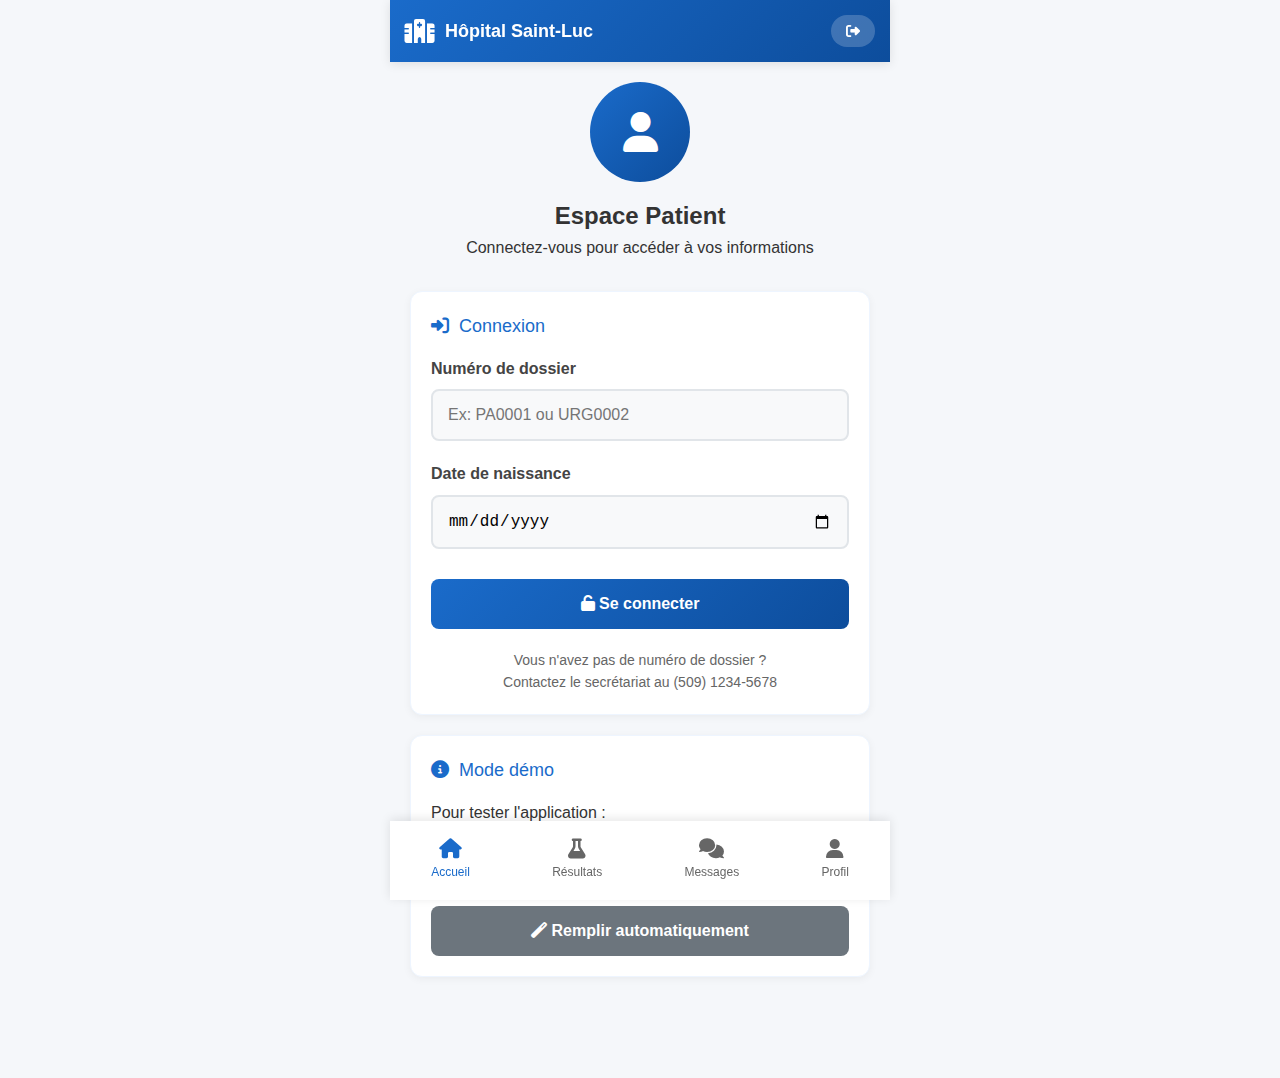
<file: tele hopital.html>
<!DOCTYPE html>
<html lang="fr">
<head>
    <meta charset="UTF-8">
    <meta name="viewport" content="width=device-width, initial-scale=1.0, maximum-scale=1.0, user-scalable=no">
    <meta name="theme-color" content="#1a6bca">
    <meta name="apple-mobile-web-app-capable" content="yes">
    <meta name="apple-mobile-web-app-status-bar-style" content="black">
    <title>Patient - Hôpital Saint-Luc</title>
    <link rel="manifest" href="manifest.json">
    <link rel="stylesheet" href="https://cdnjs.cloudflare.com/ajax/libs/font-awesome/6.4.0/css/all.min.css">
    <style>
        /* Styles PWA et mobile */
        * {
            margin: 0;
            padding: 0;
            box-sizing: border-box;
            -webkit-tap-highlight-color: transparent;
        }
        
        body {
            font-family: -apple-system, BlinkMacSystemFont, 'Segoe UI', Roboto, Oxygen, Ubuntu, sans-serif;
            background: #f5f7fa;
            color: #333;
            line-height: 1.6;
            overflow-x: hidden;
        }
        
        /* Container principal */
        .container {
            max-width: 100%;
            margin: 0 auto;
            padding: 0;
        }
        
        /* Header mobile */
        .mobile-header {
            background: linear-gradient(135deg, #1a6bca 0%, #0d4d9c 100%);
            color: white;
            padding: 15px;
            text-align: center;
            box-shadow: 0 2px 10px rgba(0,0,0,0.1);
            position: sticky;
            top: 0;
            z-index: 1000;
            display: flex;
            align-items: center;
            justify-content: space-between;
        }
        
        .header-content {
            display: flex;
            align-items: center;
            gap: 10px;
        }
        
        .hospital-icon {
            font-size: 24px;
        }
        
        .hospital-name {
            font-size: 18px;
            font-weight: 600;
        }
        
        .logout-btn {
            background: rgba(255,255,255,0.2);
            border: none;
            color: white;
            padding: 8px 15px;
            border-radius: 20px;
            font-size: 14px;
            cursor: pointer;
        }
        
        /* Navigation mobile */
        .mobile-nav {
            position: fixed;
            bottom: 0;
            left: 0;
            right: 0;
            background: white;
            display: flex;
            justify-content: space-around;
            padding: 10px 0;
            box-shadow: 0 -2px 10px rgba(0,0,0,0.1);
            z-index: 1000;
        }
        
        .nav-item {
            display: flex;
            flex-direction: column;
            align-items: center;
            color: #666;
            text-decoration: none;
            font-size: 12px;
            padding: 8px;
            transition: all 0.3s;
        }
        
        .nav-item.active {
            color: #1a6bca;
        }
        
        .nav-icon {
            font-size: 20px;
            margin-bottom: 4px;
        }
        
        /* Écrans */
        .screen {
            display: none;
            padding: 20px;
            padding-bottom: 80px;
            animation: fadeIn 0.3s ease;
        }
        
        .screen.active {
            display: block;
        }
        
        @keyframes fadeIn {
            from { opacity: 0; transform: translateY(10px); }
            to { opacity: 1; transform: translateY(0); }
        }
        
        /* Cards */
        .card {
            background: white;
            border-radius: 12px;
            padding: 20px;
            margin-bottom: 20px;
            box-shadow: 0 2px 8px rgba(0,0,0,0.05);
            border: 1px solid #eef5ff;
        }
        
        .card-title {
            color: #1a6bca;
            margin-bottom: 15px;
            font-size: 18px;
            display: flex;
            align-items: center;
            gap: 10px;
        }
        
        /* Formulaires */
        .form-group {
            margin-bottom: 20px;
        }
        
        .form-label {
            display: block;
            margin-bottom: 8px;
            font-weight: 600;
            color: #444;
        }
        
        .form-control {
            width: 100%;
            padding: 15px;
            border: 2px solid #e1e5e9;
            border-radius: 8px;
            font-size: 16px;
            transition: border-color 0.3s;
            background: #f8f9fa;
        }
        
        .form-control:focus {
            outline: none;
            border-color: #1a6bca;
            background: white;
        }
        
        /* Boutons */
        .btn {
            width: 100%;
            padding: 16px;
            background: linear-gradient(135deg, #1a6bca 0%, #0d4d9c 100%);
            color: white;
            border: none;
            border-radius: 8px;
            font-size: 16px;
            font-weight: 600;
            cursor: pointer;
            transition: all 0.3s;
            margin-top: 10px;
        }
        
        .btn:hover, .btn:active {
            transform: translateY(-2px);
            box-shadow: 0 4px 12px rgba(26, 107, 202, 0.3);
        }
        
        .btn-secondary {
            background: #6c757d;
        }
        
        .btn-success {
            background: #28a745;
        }
        
        /* Messages et statut */
        .message {
            padding: 15px;
            border-radius: 8px;
            margin-bottom: 15px;
            border-left: 4px solid;
        }
        
        .message.success {
            background: #d4edda;
            border-color: #28a745;
            color: #155724;
        }
        
        .message.warning {
            background: #fff3cd;
            border-color: #ffc107;
            color: #856404;
        }
        
        .message.info {
            background: #d1ecf1;
            border-color: #17a2b8;
            color: #0c5460;
        }
        
        .message.error {
            background: #f8d7da;
            border-color: #dc3545;
            color: #721c24;
        }
        
        /* Résultats d'analyse */
        .result-item {
            border: 1px solid #eef5ff;
            border-radius: 8px;
            padding: 15px;
            margin-bottom: 15px;
        }
        
        .result-header {
            display: flex;
            justify-content: space-between;
            align-items: center;
            margin-bottom: 10px;
        }
        
        .result-type {
            font-weight: 600;
            color: #1a6bca;
        }
        
        .result-date {
            color: #666;
            font-size: 14px;
        }
        
        .result-status {
            display: inline-block;
            padding: 4px 12px;
            border-radius: 20px;
            font-size: 12px;
            font-weight: 600;
        }
        
        .status-ready {
            background: #d4edda;
            color: #155724;
        }
        
        .status-pending {
            background: #fff3cd;
            color: #856404;
        }
        
        .result-content {
            margin-top: 10px;
            background: #f8f9fa;
            padding: 15px;
            border-radius: 6px;
            font-family: monospace;
        }
        
        /* Messages au secrétariat */
        .message-list {
            margin-top: 20px;
        }
        
        .message-item {
            border: 1px solid #eef5ff;
            border-radius: 8px;
            padding: 15px;
            margin-bottom: 15px;
            background: white;
        }
        
        .message-meta {
            display: flex;
            justify-content: space-between;
            font-size: 12px;
            color: #666;
            margin-bottom: 10px;
        }
        
        .message-text {
            margin: 10px 0;
        }
        
        .message-status {
            font-size: 11px;
            padding: 2px 8px;
            border-radius: 10px;
            background: #e9ecef;
            color: #666;
        }
        
        /* Profil patient */
        .profile-header {
            text-align: center;
            margin-bottom: 30px;
        }
        
        .profile-avatar {
            width: 100px;
            height: 100px;
            background: linear-gradient(135deg, #1a6bca 0%, #0d4d9c 100%);
            border-radius: 50%;
            margin: 0 auto 15px;
            display: flex;
            align-items: center;
            justify-content: center;
            color: white;
            font-size: 40px;
        }
        
        .patient-id-badge {
            background: #1a6bca;
            color: white;
            padding: 5px 15px;
            border-radius: 20px;
            font-size: 14px;
            margin: 10px auto;
            display: inline-block;
        }
        
        /* PWA Install Prompt */
        .install-prompt {
            position: fixed;
            bottom: 80px;
            left: 20px;
            right: 20px;
            background: white;
            border-radius: 12px;
            padding: 20px;
            box-shadow: 0 4px 20px rgba(0,0,0,0.15);
            z-index: 1001;
            display: none;
        }
        
        .install-prompt.active {
            display: block;
            animation: slideUp 0.3s ease;
        }
        
        @keyframes slideUp {
            from { transform: translateY(100%); opacity: 0; }
            to { transform: translateY(0); opacity: 1; }
        }
        
        .close-install {
            position: absolute;
            top: 10px;
            right: 10px;
            background: none;
            border: none;
            font-size: 20px;
            color: #666;
            cursor: pointer;
        }
        
        /* Responsive */
        @media (min-width: 768px) {
            .container {
                max-width: 500px;
            }
            
            .mobile-nav {
                max-width: 500px;
                left: 50%;
                transform: translateX(-50%);
            }
        }
        
        /* Loading */
        .loading {
            text-align: center;
            padding: 40px;
            color: #666;
        }
        
        .spinner {
            border: 3px solid #f3f3f3;
            border-top: 3px solid #1a6bca;
            border-radius: 50%;
            width: 40px;
            height: 40px;
            animation: spin 1s linear infinite;
            margin: 0 auto 20px;
        }
        
        @keyframes spin {
            0% { transform: rotate(0deg); }
            100% { transform: rotate(360deg); }
        }
        
        /* Services */
        .services-grid {
            display: grid;
            grid-template-columns: repeat(2, 1fr);
            gap: 15px;
            margin-top: 20px;
        }
        
        .service-card {
            background: white;
            border-radius: 10px;
            padding: 20px;
            text-align: center;
            border: 2px solid #eef5ff;
            transition: all 0.3s;
        }
        
        .service-card:active {
            transform: scale(0.95);
            border-color: #1a6bca;
        }
        
        .service-icon {
            font-size: 30px;
            color: #1a6bca;
            margin-bottom: 10px;
        }
    </style>
</head>
<body>
    <div class="container">
        <!-- Header -->
        <header class="mobile-header">
            <div class="header-content">
                <i class="fas fa-hospital-alt hospital-icon"></i>
                <div class="hospital-name">Hôpital Saint-Luc</div>
            </div>
            <button class="logout-btn" id="logout-btn">
                <i class="fas fa-sign-out-alt"></i>
            </button>
        </header>

        <!-- Écran de connexion -->
        <section id="login-screen" class="screen active">
            <div class="profile-header">
                <div class="profile-avatar">
                    <i class="fas fa-user"></i>
                </div>
                <h2>Espace Patient</h2>
                <p>Connectez-vous pour accéder à vos informations</p>
            </div>
            
            <div class="card">
                <div class="card-title">
                    <i class="fas fa-sign-in-alt"></i>
                    Connexion
                </div>
                
                <div class="form-group">
                    <label class="form-label">Numéro de dossier</label>
                    <input type="text" id="patient-id" class="form-control" placeholder="Ex: PA0001 ou URG0002" required>
                </div>
                
                <div class="form-group">
                    <label class="form-label">Date de naissance</label>
                    <input type="date" id="patient-dob" class="form-control" required>
                </div>
                
                <button class="btn" id="login-btn">
                    <i class="fas fa-unlock"></i> Se connecter
                </button>
                
                <div id="login-message" style="margin-top: 15px;"></div>
                
                <div style="margin-top: 20px; text-align: center; color: #666; font-size: 14px;">
                    <p>Vous n'avez pas de numéro de dossier ?</p>
                    <p>Contactez le secrétariat au (509) 1234-5678</p>
                </div>
            </div>
            
            <div class="card" style="margin-top: 20px;">
                <div class="card-title">
                    <i class="fas fa-info-circle"></i>
                    Mode démo
                </div>
                <p>Pour tester l'application :</p>
                <ul style="margin: 10px 0 10px 20px; color: #666;">
                    <li>Numéro: PA0001</li>
                    <li>Date: 1980-01-01</li>
                </ul>
                <button class="btn btn-secondary" id="demo-btn">
                    <i class="fas fa-magic"></i> Remplir automatiquement
                </button>
            </div>
        </section>

        <!-- Écran principal -->
        <section id="main-screen" class="screen">
            <div class="profile-header">
                <div class="profile-avatar">
                    <i class="fas fa-user"></i>
                </div>
                <h2 id="patient-name">Jean Dupont</h2>
                <div class="patient-id-badge" id="patient-id-badge">PA0001</div>
                <p id="patient-info">Né le 01/01/1980</p>
            </div>
            
            <div class="services-grid">
                <div class="service-card" data-screen="results">
                    <div class="service-icon">
                        <i class="fas fa-flask"></i>
                    </div>
                    <h3>Résultats</h3>
                    <p>Vos analyses</p>
                </div>
                
                <div class="service-card" data-screen="history">
                    <div class="service-icon">
                        <i class="fas fa-history"></i>
                    </div>
                    <h3>Historique</h3>
                    <p>Tous vos résultats</p>
                </div>
                
                <div class="service-card" data-screen="messages">
                    <div class="service-icon">
                        <i class="fas fa-comments"></i>
                    </div>
                    <h3>Messages</h3>
                    <p>Contacter le secrétariat</p>
                </div>
                
                <div class="service-card" data-screen="profile">
                    <div class="service-icon">
                        <i class="fas fa-user-cog"></i>
                    </div>
                    <h3>Profil</h3>
                    <p>Informations personnelles</p>
                </div>
            </div>
            
            <div class="card" style="margin-top: 20px;">
                <div class="card-title">
                    <i class="fas fa-bell"></i>
                    Notifications récentes
                </div>
                <div id="notifications-list"></div>
            </div>
        </section>

        <!-- Écran des résultats -->
        <section id="results-screen" class="screen">
            <div style="display: flex; align-items: center; margin-bottom: 20px;">
                <button class="back-btn" style="background: none; border: none; font-size: 20px; color: #1a6bca; margin-right: 15px;">
                    <i class="fas fa-arrow-left"></i>
                </button>
                <h2 style="color: #1a6bca;">Résultats d'analyses</h2>
            </div>
            
            <div class="card">
                <div class="card-title">
                    <i class="fas fa-search"></i>
                    Vérifier un résultat
                </div>
                
                <div class="form-group">
                    <label class="form-label">Code de l'analyse (optionnel)</label>
                    <input type="text" id="analysis-code" class="form-control" placeholder="Ex: LAB-1234">
                </div>
                
                <button class="btn" id="check-results-btn">
                    <i class="fas fa-search"></i> Vérifier les résultats
                </button>
            </div>
            
            <div id="results-container"></div>
        </section>

        <!-- Écran historique -->
        <section id="history-screen" class="screen">
            <div style="display: flex; align-items: center; margin-bottom: 20px;">
                <button class="back-btn" style="background: none; border: none; font-size: 20px; color: #1a6bca; margin-right: 15px;">
                    <i class="fas fa-arrow-left"></i>
                </button>
                <h2 style="color: #1a6bca;">Historique des résultats</h2>
            </div>
            
            <div id="history-container"></div>
        </section>

        <!-- Écran messages -->
        <section id="messages-screen" class="screen">
            <div style="display: flex; align-items: center; margin-bottom: 20px;">
                <button class="back-btn" style="background: none; border: none; font-size: 20px; color: #1a6bca; margin-right: 15px;">
                    <i class="fas fa-arrow-left"></i>
                </button>
                <h2 style="color: #1a6bca;">Contact secrétariat</h2>
            </div>
            
            <div class="card">
                <div class="card-title">
                    <i class="fas fa-envelope"></i>
                    Envoyer un message
                </div>
                
                <div class="form-group">
                    <label class="form-label">Sujet</label>
                    <select id="message-subject" class="form-control">
                        <option value="">Choisir un sujet</option>
                        <option value="rendez-vous">Demande de rendez-vous</option>
                        <option value="resultats">Question sur les résultats</option>
                        <option value="ordonnance">Demande d'ordonnance</option>
                        <option value="urgence">Situation d'urgence</option>
                        <option value="autre">Autre demande</option>
                    </select>
                </div>
                
                <div class="form-group">
                    <label class="form-label">Votre message</label>
                    <textarea id="message-content" class="form-control" rows="4" placeholder="Décrivez votre demande..."></textarea>
                </div>
                
                <button class="btn btn-success" id="send-message-btn">
                    <i class="fas fa-paper-plane"></i> Envoyer le message
                </button>
            </div>
            
            <div class="message-list" id="messages-list">
                <h3 style="margin: 20px 0 15px 0; color: #555;">Messages précédents</h3>
            </div>
        </section>

        <!-- Écran profil -->
        <section id="profile-screen" class="screen">
            <div style="display: flex; align-items: center; margin-bottom: 20px;">
                <button class="back-btn" style="background: none; border: none; font-size: 20px; color: #1a6bca; margin-right: 15px;">
                    <i class="fas fa-arrow-left"></i>
                </button>
                <h2 style="color: #1a6bca;">Mon profil</h2>
            </div>
            
            <div class="card">
                <div class="card-title">
                    <i class="fas fa-user"></i>
                    Informations personnelles
                </div>
                
                <div class="form-group">
                    <label class="form-label">Nom complet</label>
                    <input type="text" id="profile-name" class="form-control" readonly>
                </div>
                
                <div class="form-group">
                    <label class="form-label">Numéro de dossier</label>
                    <input type="text" id="profile-id" class="form-control" readonly>
                </div>
                
                <div class="form-group">
                    <label class="form-label">Date de naissance</label>
                    <input type="text" id="profile-dob" class="form-control" readonly>
                </div>
                
                <div class="form-group">
                    <label class="form-label">Téléphone</label>
                    <input type="text" id="profile-phone" class="form-control" readonly>
                </div>
                
                <div class="form-group">
                    <label class="form-label">Type de patient</label>
                    <input type="text" id="profile-type" class="form-control" readonly>
                </div>
            </div>
            
            <div class="card" style="margin-top: 20px;">
                <div class="card-title">
                    <i class="fas fa-cog"></i>
                    Paramètres
                </div>
                
                <div style="padding: 10px 0;">
                    <button class="btn btn-secondary" id="change-password-btn" style="margin-bottom: 10px;">
                        <i class="fas fa-key"></i> Changer le mot de passe
                    </button>
                    
                    <button class="btn" id="install-app-btn" style="margin-bottom: 10px;">
                        <i class="fas fa-download"></i> Installer l'application
                    </button>
                    
                    <button class="btn btn-secondary" id="clear-cache-btn">
                        <i class="fas fa-trash"></i> Effacer le cache
                    </button>
                </div>
            </div>
        </section>

        <!-- Navigation mobile -->
        <nav class="mobile-nav">
            <a href="#" class="nav-item active" data-screen="main">
                <i class="fas fa-home nav-icon"></i>
                Accueil
            </a>
            <a href="#" class="nav-item" data-screen="results">
                <i class="fas fa-flask nav-icon"></i>
                Résultats
            </a>
            <a href="#" class="nav-item" data-screen="messages">
                <i class="fas fa-comments nav-icon"></i>
                Messages
            </a>
            <a href="#" class="nav-item" data-screen="profile">
                <i class="fas fa-user nav-icon"></i>
                Profil
            </a>
        </nav>
    </div>

    <!-- Prompt d'installation PWA -->
    <div class="install-prompt" id="install-prompt">
        <button class="close-install" id="close-install">
            <i class="fas fa-times"></i>
        </button>
        <h3 style="margin-bottom: 10px; color: #1a6bca;">Installer l'application</h3>
        <p style="margin-bottom: 15px;">Installez l'application sur votre téléphone pour un accès rapide.</p>
        <button class="btn" id="install-app-confirm">
            <i class="fas fa-download"></i> Installer maintenant
        </button>
    </div>

    <!-- Service Worker et PWA -->
    <script>
        // Données de démo
        const demoData = {
            patients: {
                'PA0001': {
                    name: 'Jean Dupont',
                    dob: '1980-01-01',
                    phone: '1234-5678',
                    type: 'Patient régulier',
                    password: '19800101'
                },
                'URG0002': {
                    name: 'Marie Curie',
                    dob: '1990-05-05',
                    phone: '8765-4321',
                    type: 'Urgence',
                    password: '19900505'
                }
            },
            
            analyses: {
                'PA0001': [
                    {
                        id: 'LAB-2024-001',
                        type: 'Hémogramme complet',
                        date: '2024-01-15',
                        status: 'ready',
                        results: `Hémoglobine: 14.2 g/dL (Normal: 13.5-17.5)
Hématocrite: 42% (Normal: 40-52%)
Leucocytes: 7.2 x10³/μL (Normal: 4.0-11.0)
Plaquettes: 250 x10³/μL (Normal: 150-450)
Lymphocytes: 25% (Normal: 20-40%)
Conclusion: Résultats dans les limites de la normale.`
                    },
                    {
                        id: 'LAB-2024-002',
                        type: 'Glycémie à jeun',
                        date: '2024-01-15',
                        status: 'ready',
                        results: `Glycémie: 95 mg/dL (Normal: 70-100 mg/dL)
Conclusion: Valeur normale.`
                    },
                    {
                        id: 'LAB-2024-003',
                        type: 'Test COVID-19',
                        date: '2024-01-20',
                        status: 'pending',
                        results: 'Analyse en cours de traitement. Résultats disponibles dans 24-48 heures.'
                    }
                ],
                'URG0002': [
                    {
                        id: 'LAB-2024-004',
                        type: 'Radiographie thoracique',
                        date: '2024-01-18',
                        status: 'ready',
                        results: `Poumons: Clair sans foyer infectieux visible.
Cœur: Silhouette cardiaque normale.
Conclusion: Radiographie normale.`
                    }
                ]
            },
            
            messages: {
                'PA0001': [
                    {
                        id: 1,
                        subject: 'rendez-vous',
                        content: 'Je souhaite prendre un rendez-vous pour un suivi.',
                        date: '2024-01-16 10:30',
                        status: 'répondu',
                        response: 'Votre rendez-vous est fixé au 25/01/2024 à 14h00.'
                    },
                    {
                        id: 2,
                        subject: 'ordonnance',
                        content: 'Puis-je avoir une copie de mon ordonnance ?',
                        date: '2024-01-17 15:45',
                        status: 'en attente'
                    }
                ]
            }
        };

        // État de l'application
        const appState = {
            currentPatient: null,
            currentScreen: 'login',
            deferredPrompt: null
        };

        // Initialisation
        document.addEventListener('DOMContentLoaded', function() {
            initApp();
            setupEventListeners();
            checkLocalStorage();
            
            // Service Worker pour PWA
            if ('serviceWorker' in navigator) {
                navigator.serviceWorker.register('service-worker.js')
                    .then(reg => console.log('Service Worker enregistré'))
                    .catch(err => console.log('Échec Service Worker:', err));
            }
            
            // Gestion de l'installation PWA
            window.addEventListener('beforeinstallprompt', (e) => {
                e.preventDefault();
                appState.deferredPrompt = e;
                setTimeout(() => {
                    if (!localStorage.getItem('appInstalled')) {
                        document.getElementById('install-prompt').classList.add('active');
                    }
                }, 5000);
            });
            
            window.addEventListener('appinstalled', () => {
                localStorage.setItem('appInstalled', 'true');
                document.getElementById('install-prompt').classList.remove('active');
                showMessage('Application installée avec succès !', 'success');
            });
        });

        function initApp() {
            // Navigation
            document.querySelectorAll('.nav-item').forEach(item => {
                item.addEventListener('click', function(e) {
                    e.preventDefault();
                    const screen = this.dataset.screen;
                    if (screen === 'main' && !appState.currentPatient) {
                        showMessage('Veuillez vous connecter d\'abord', 'error');
                        return;
                    }
                    showScreen(screen);
                    
                    // Mettre à jour la navigation active
                    document.querySelectorAll('.nav-item').forEach(nav => {
                        nav.classList.remove('active');
                    });
                    this.classList.add('active');
                });
            });
            
            // Boutons retour
            document.querySelectorAll('.back-btn').forEach(btn => {
                btn.addEventListener('click', function() {
                    showScreen('main');
                    document.querySelector('.nav-item[data-screen="main"]').classList.add('active');
                    document.querySelectorAll('.nav-item').forEach(nav => {
                        if (nav.dataset.screen !== 'main') nav.classList.remove('active');
                    });
                });
            });
            
            // Service cards
            document.querySelectorAll('.service-card').forEach(card => {
                card.addEventListener('click', function() {
                    const screen = this.dataset.screen;
                    showScreen(screen);
                    
                    // Mettre à jour la navigation
                    document.querySelectorAll('.nav-item').forEach(nav => {
                        nav.classList.remove('active');
                        if (nav.dataset.screen === screen) {
                            nav.classList.add('active');
                        }
                    });
                });
            });
        }

        function setupEventListeners() {
            // Connexion
            document.getElementById('login-btn').addEventListener('click', login);
            document.getElementById('demo-btn').addEventListener('click', function() {
                document.getElementById('patient-id').value = 'PA0001';
                document.getElementById('patient-dob').value = '1980-01-01';
            });
            
            // Déconnexion
            document.getElementById('logout-btn').addEventListener('click', logout);
            
            // Vérification des résultats
            document.getElementById('check-results-btn').addEventListener('click', checkResults);
            
            // Envoi de message
            document.getElementById('send-message-btn').addEventListener('click', sendMessage);
            
            // Installation PWA
            document.getElementById('install-app-btn').addEventListener('click', showInstallPrompt);
            document.getElementById('install-app-confirm').addEventListener('click', installApp);
            document.getElementById('close-install').addEventListener('click', function() {
                document.getElementById('install-prompt').classList.remove('active');
            });
            
            // Autres boutons
            document.getElementById('change-password-btn').addEventListener('click', changePassword);
            document.getElementById('clear-cache-btn').addEventListener('click', clearCache);
        }

        function checkLocalStorage() {
            const savedPatient = localStorage.getItem('currentPatient');
            if (savedPatient) {
                try {
                    appState.currentPatient = JSON.parse(savedPatient);
                    showScreen('main');
                    updatePatientInfo();
                    loadNotifications();
                } catch (e) {
                    localStorage.removeItem('currentPatient');
                }
            }
        }

        function login() {
            const patientId = document.getElementById('patient-id').value.trim().toUpperCase();
            const dob = document.getElementById('patient-dob').value;
            
            if (!patientId || !dob) {
                showMessage('Veuillez remplir tous les champs', 'error', 'login-message');
                return;
            }
            
            // Simulation de chargement
            showLoading('login-message', 'Vérification en cours...');
            
            setTimeout(() => {
                const patient = demoData.patients[patientId];
                
                if (patient && patient.dob === dob) {
                    appState.currentPatient = {
                        id: patientId,
                        ...patient
                    };
                    
                    // Sauvegarder en localStorage
                    localStorage.setItem('currentPatient', JSON.stringify(appState.currentPatient));
                    
                    // Mettre à jour l'interface
                    updatePatientInfo();
                    showScreen('main');
                    loadNotifications();
                    
                    showMessage(`Bienvenue ${patient.name} !`, 'success', 'login-message');
                } else {
                    showMessage('Identifiants incorrects. Veuillez vérifier votre numéro de dossier et votre date de naissance.', 'error', 'login-message');
                }
            }, 1000);
        }

        function logout() {
            if (confirm('Voulez-vous vraiment vous déconnecter ?')) {
                appState.currentPatient = null;
                localStorage.removeItem('currentPatient');
                showScreen('login');
                document.getElementById('login-message').innerHTML = '';
                document.getElementById('patient-id').value = '';
                document.getElementById('patient-dob').value = '';
            }
        }

        function showScreen(screenName) {
            // Cacher tous les écrans
            document.querySelectorAll('.screen').forEach(screen => {
                screen.classList.remove('active');
            });
            
            // Afficher l'écran demandé
            document.getElementById(screenName + '-screen').classList.add('active');
            appState.currentScreen = screenName;
            
            // Charger les données si nécessaire
            switch(screenName) {
                case 'main':
                    loadNotifications();
                    break;
                case 'results':
                    document.getElementById('analysis-code').value = '';
                    document.getElementById('results-container').innerHTML = '';
                    break;
                case 'history':
                    loadHistory();
                    break;
                case 'messages':
                    loadMessages();
                    break;
                case 'profile':
                    updateProfile();
                    break;
            }
        }

        function updatePatientInfo() {
            if (!appState.currentPatient) return;
            
            const patient = appState.currentPatient;
            document.getElementById('patient-name').textContent = patient.name;
            document.getElementById('patient-id-badge').textContent = patient.id;
            document.getElementById('patient-info').textContent = `Né le ${formatDate(patient.dob)}`;
        }

        function updateProfile() {
            if (!appState.currentPatient) return;
            
            const patient = appState.currentPatient;
            document.getElementById('profile-name').value = patient.name;
            document.getElementById('profile-id').value = patient.id;
            document.getElementById('profile-dob').value = formatDate(patient.dob);
            document.getElementById('profile-phone').value = patient.phone;
            document.getElementById('profile-type').value = patient.type;
        }

        function checkResults() {
            const patientId = appState.currentPatient.id;
            const analysisCode = document.getElementById('analysis-code').value.trim();
            const analyses = demoData.analyses[patientId] || [];
            
            let html = '<div class="card-title"><i class="fas fa-chart-line"></i> Résultats disponibles</div>';
            
            if (analyses.length === 0) {
                html += '<div class="message info">Aucune analyse trouvée pour votre dossier.</div>';
            } else {
                let filteredAnalyses = analyses;
                if (analysisCode) {
                    filteredAnalyses = analyses.filter(a => 
                        a.id.toLowerCase().includes(analysisCode.toLowerCase())
                    );
                }
                
                if (filteredAnalyses.length === 0) {
                    html += `<div class="message warning">Aucune analyse ne correspond au code "${analysisCode}".</div>`;
                } else {
                    filteredAnalyses.forEach(analysis => {
                        html += `
                            <div class="result-item">
                                <div class="result-header">
                                    <div>
                                        <div class="result-type">${analysis.type}</div>
                                        <div class="result-date">${formatDate(analysis.date)}</div>
                                    </div>
                                    <div>
                                        <span class="result-status ${analysis.status === 'ready' ? 'status-ready' : 'status-pending'}">
                                            ${analysis.status === 'ready' ? 'Disponible' : 'En attente'}
                                        </span>
                                    </div>
                                </div>
                                <div class="result-content">
                                    ${analysis.results.replace(/\n/g, '<br>')}
                                </div>
                                <div style="margin-top: 10px; font-size: 12px; color: #666;">
                                    Code: ${analysis.id}
                                </div>
                            </div>
                        `;
                    });
                }
            }
            
            document.getElementById('results-container').innerHTML = html;
        }

        function loadHistory() {
            const patientId = appState.currentPatient.id;
            const analyses = demoData.analyses[patientId] || [];
            
            let html = '';
            
            if (analyses.length === 0) {
                html = '<div class="message info">Aucun historique disponible.</div>';
            } else {
                // Grouper par date
                const groupedByDate = {};
                analyses.forEach(analysis => {
                    if (!groupedByDate[analysis.date]) {
                        groupedByDate[analysis.date] = [];
                    }
                    groupedByDate[analysis.date].push(analysis);
                });
                
                // Afficher par date
                Object.keys(groupedByDate).sort().reverse().forEach(date => {
                    html += `
                        <div class="card" style="margin-bottom: 20px;">
                            <div class="card-title">
                                <i class="fas fa-calendar-day"></i>
                                ${formatDate(date)}
                            </div>
                    `;
                    
                    groupedByDate[date].forEach(analysis => {
                        html += `
                            <div class="result-item" style="margin-bottom: 10px;">
                                <div class="result-header">
                                    <div class="result-type">${analysis.type}</div>
                                    <span class="result-status ${analysis.status === 'ready' ? 'status-ready' : 'status-pending'}">
                                        ${analysis.status === 'ready' ? 'Terminé' : 'En cours'}
                                    </span>
                                </div>
                                <div style="margin-top: 10px; font-size: 12px; color: #666;">
                                    Code: ${analysis.id}
                                </div>
                                ${analysis.status === 'ready' ? 
                                    `<div style="margin-top: 10px;">
                                        <button class="btn btn-secondary" onclick="viewAnalysis('${analysis.id}')" style="padding: 8px 15px; font-size: 14px;">
                                            <i class="fas fa-eye"></i> Voir le résultat
                                        </button>
                                    </div>` : ''
                                }
                            </div>
                        `;
                    });
                    
                    html += '</div>';
                });
            }
            
            document.getElementById('history-container').innerHTML = html;
        }

        function viewAnalysis(analysisId) {
            const patientId = appState.currentPatient.id;
            const analyses = demoData.analyses[patientId] || [];
            const analysis = analyses.find(a => a.id === analysisId);
            
            if (analysis) {
                let html = `
                    <div class="card">
                        <div class="card-title">
                            <i class="fas fa-file-medical"></i>
                            ${analysis.type}
                        </div>
                        <div style="margin-bottom: 15px;">
                            <strong>Date:</strong> ${formatDate(analysis.date)}<br>
                            <strong>Code:</strong> ${analysis.id}
                        </div>
                        <div class="result-content">
                            ${analysis.results.replace(/\n/g, '<br>')}
                        </div>
                        <div style="margin-top: 20px; text-align: center;">
                            <button class="btn btn-secondary" onclick="printAnalysis('${analysisId}')">
                                <i class="fas fa-print"></i> Imprimer
                            </button>
                        </div>
                    </div>
                `;
                
                document.getElementById('history-container').innerHTML = html;
            }
        }

        function loadMessages() {
            const patientId = appState.currentPatient.id;
            const messages = demoData.messages[patientId] || [];
            
            let html = '';
            
            if (messages.length === 0) {
                html = '<div class="message info">Aucun message envoyé.</div>';
            } else {
                messages.sort((a, b) => new Date(b.date) - new Date(a.date)).forEach(msg => {
                    const subjectMap = {
                        'rendez-vous': 'Demande de rendez-vous',
                        'resultats': 'Question sur les résultats',
                        'ordonnance': 'Demande d\'ordonnance',
                        'urgence': 'Situation d\'urgence',
                        'autre': 'Autre demande'
                    };
                    
                    html += `
                        <div class="message-item">
                            <div class="message-meta">
                                <span>${formatDateTime(msg.date)}</span>
                                <span class="message-status">${msg.status}</span>
                            </div>
                            <div>
                                <strong>${subjectMap[msg.subject] || msg.subject}</strong>
                            </div>
                            <div class="message-text">
                                ${msg.content}
                            </div>
                            ${msg.response ? `
                                <div style="margin-top: 15px; padding: 10px; background: #f8f9fa; border-radius: 5px; border-left: 3px solid #1a6bca;">
                                    <strong>Réponse du secrétariat:</strong><br>
                                    ${msg.response}
                                </div>
                            ` : ''}
                        </div>
                    `;
                });
            }
            
            document.getElementById('messages-list').innerHTML = html;
        }

        function sendMessage() {
            const subject = document.getElementById('message-subject').value;
            const content = document.getElementById('message-content').value.trim();
            
            if (!subject || !content) {
                showMessage('Veuillez remplir tous les champs', 'error');
                return;
            }
            
            // Simulation d'envoi
            const message = {
                id: Date.now(),
                subject: subject,
                content: content,
                date: new Date().toISOString().replace('T', ' ').substring(0, 16),
                status: 'en attente'
            };
            
            // Ajouter aux messages de démo
            const patientId = appState.currentPatient.id;
            if (!demoData.messages[patientId]) {
                demoData.messages[patientId] = [];
            }
            demoData.messages[patientId].push(message);
            
            // Réinitialiser le formulaire
            document.getElementById('message-subject').value = '';
            document.getElementById('message-content').value = '';
            
            // Recharger les messages
            loadMessages();
            
            showMessage('Message envoyé avec succès. Vous recevrez une réponse dans les 24 heures.', 'success');
            
            // Ajouter une notification
            addNotification('Message envoyé au secrétariat', 'Votre demande a été transmise.');
        }

        function loadNotifications() {
            const patientId = appState.currentPatient.id;
            const analyses = demoData.analyses[patientId] || [];
            const pendingAnalyses = analyses.filter(a => a.status === 'pending');
            
            let html = '';
            
            if (pendingAnalyses.length > 0) {
                html += `
                    <div class="message warning">
                        <strong><i class="fas fa-clock"></i> Analyses en attente</strong><br>
                        Vous avez ${pendingAnalyses.length} analyse(s) dont les résultats ne sont pas encore disponibles.
                    </div>
                `;
            }
            
            // Vérifier si des résultats sont disponibles
            const newResults = analyses.filter(a => {
                if (a.status !== 'ready') return false;
                // Vérifier si le résultat est récent (moins de 7 jours)
                const resultDate = new Date(a.date);
                const weekAgo = new Date();
                weekAgo.setDate(weekAgo.getDate() - 7);
                return resultDate > weekAgo;
            });
            
            if (newResults.length > 0) {
                html += `
                    <div class="message success">
                        <strong><i class="fas fa-check-circle"></i> Nouveaux résultats</strong><br>
                        Vous avez ${newResults.length} nouveau(x) résultat(s) disponible(s).
                    </div>
                `;
            }
            
            if (!html) {
                html = '<div class="message info">Aucune notification pour le moment.</div>';
            }
            
            document.getElementById('notifications-list').innerHTML = html;
        }

        function addNotification(title, message) {
            const notifications = document.getElementById('notifications-list');
            const notification = document.createElement('div');
            notification.className = 'message success';
            notification.innerHTML = `<strong>${title}</strong><br>${message}`;
            
            notifications.insertBefore(notification, notifications.firstChild);
        }

        function showInstallPrompt() {
            if (appState.deferredPrompt) {
                document.getElementById('install-prompt').classList.add('active');
            } else {
                showMessage('L\'application est déjà installée ou ne supporte pas l\'installation.', 'info');
            }
        }

        function installApp() {
            if (appState.deferredPrompt) {
                appState.deferredPrompt.prompt();
                appState.deferredPrompt.userChoice.then(choice => {
                    if (choice.outcome === 'accepted') {
                        localStorage.setItem('appInstalled', 'true');
                    }
                    appState.deferredPrompt = null;
                    document.getElementById('install-prompt').classList.remove('active');
                });
            }
        }

        function changePassword() {
            const newPassword = prompt('Entrez votre nouveau mot de passe (votre date de naissance par défaut):');
            if (newPassword) {
                showMessage('Mot de passe changé avec succès', 'success');
            }
        }

        function clearCache() {
            if (confirm('Voulez-vous effacer toutes les données locales ?')) {
                localStorage.clear();
                showMessage('Cache effacé. L\'application va se recharger.', 'success');
                setTimeout(() => location.reload(), 2000);
            }
        }

        function printAnalysis(analysisId) {
            // Simulation d'impression
            showMessage('Fonction d\'impression en mode démo', 'info');
        }

        function showMessage(text, type, elementId = null) {
            const messageDiv = document.createElement('div');
            messageDiv.className = `message ${type}`;
            messageDiv.innerHTML = text;
            
            if (elementId) {
                const container = document.getElementById(elementId);
                container.innerHTML = '';
                container.appendChild(messageDiv);
            } else {
                // Afficher temporairement en haut
                messageDiv.style.position = 'fixed';
                messageDiv.style.top = '80px';
                messageDiv.style.left = '20px';
                messageDiv.style.right = '20px';
                messageDiv.style.zIndex = '1001';
                messageDiv.style.boxShadow = '0 4px 12px rgba(0,0,0,0.15)';
                
                document.body.appendChild(messageDiv);
                
                setTimeout(() => {
                    messageDiv.style.opacity = '0';
                    messageDiv.style.transform = 'translateY(-10px)';
                    setTimeout(() => document.body.removeChild(messageDiv), 300);
                }, 3000);
            }
        }

        function showLoading(elementId, text = 'Chargement...') {
            const container = document.getElementById(elementId);
            container.innerHTML = `
                <div style="text-align: center; padding: 20px;">
                    <div class="spinner"></div>
                    <div>${text}</div>
                </div>
            `;
        }

        function formatDate(dateString) {
            const date = new Date(dateString);
            return date.toLocaleDateString('fr-FR');
        }

        function formatDateTime(dateTimeString) {
            const date = new Date(dateTimeString.replace(' ', 'T'));
            return date.toLocaleString('fr-FR');
        }
    </script>

    <!-- Service Worker pour PWA -->
    <script>
        if ('serviceWorker' in navigator) {
            navigator.serviceWorker.register('service-worker.js')
                .catch(err => console.log('Service Worker non enregistré:', err));
        }
    </script>
</body>
</html>
</file>
